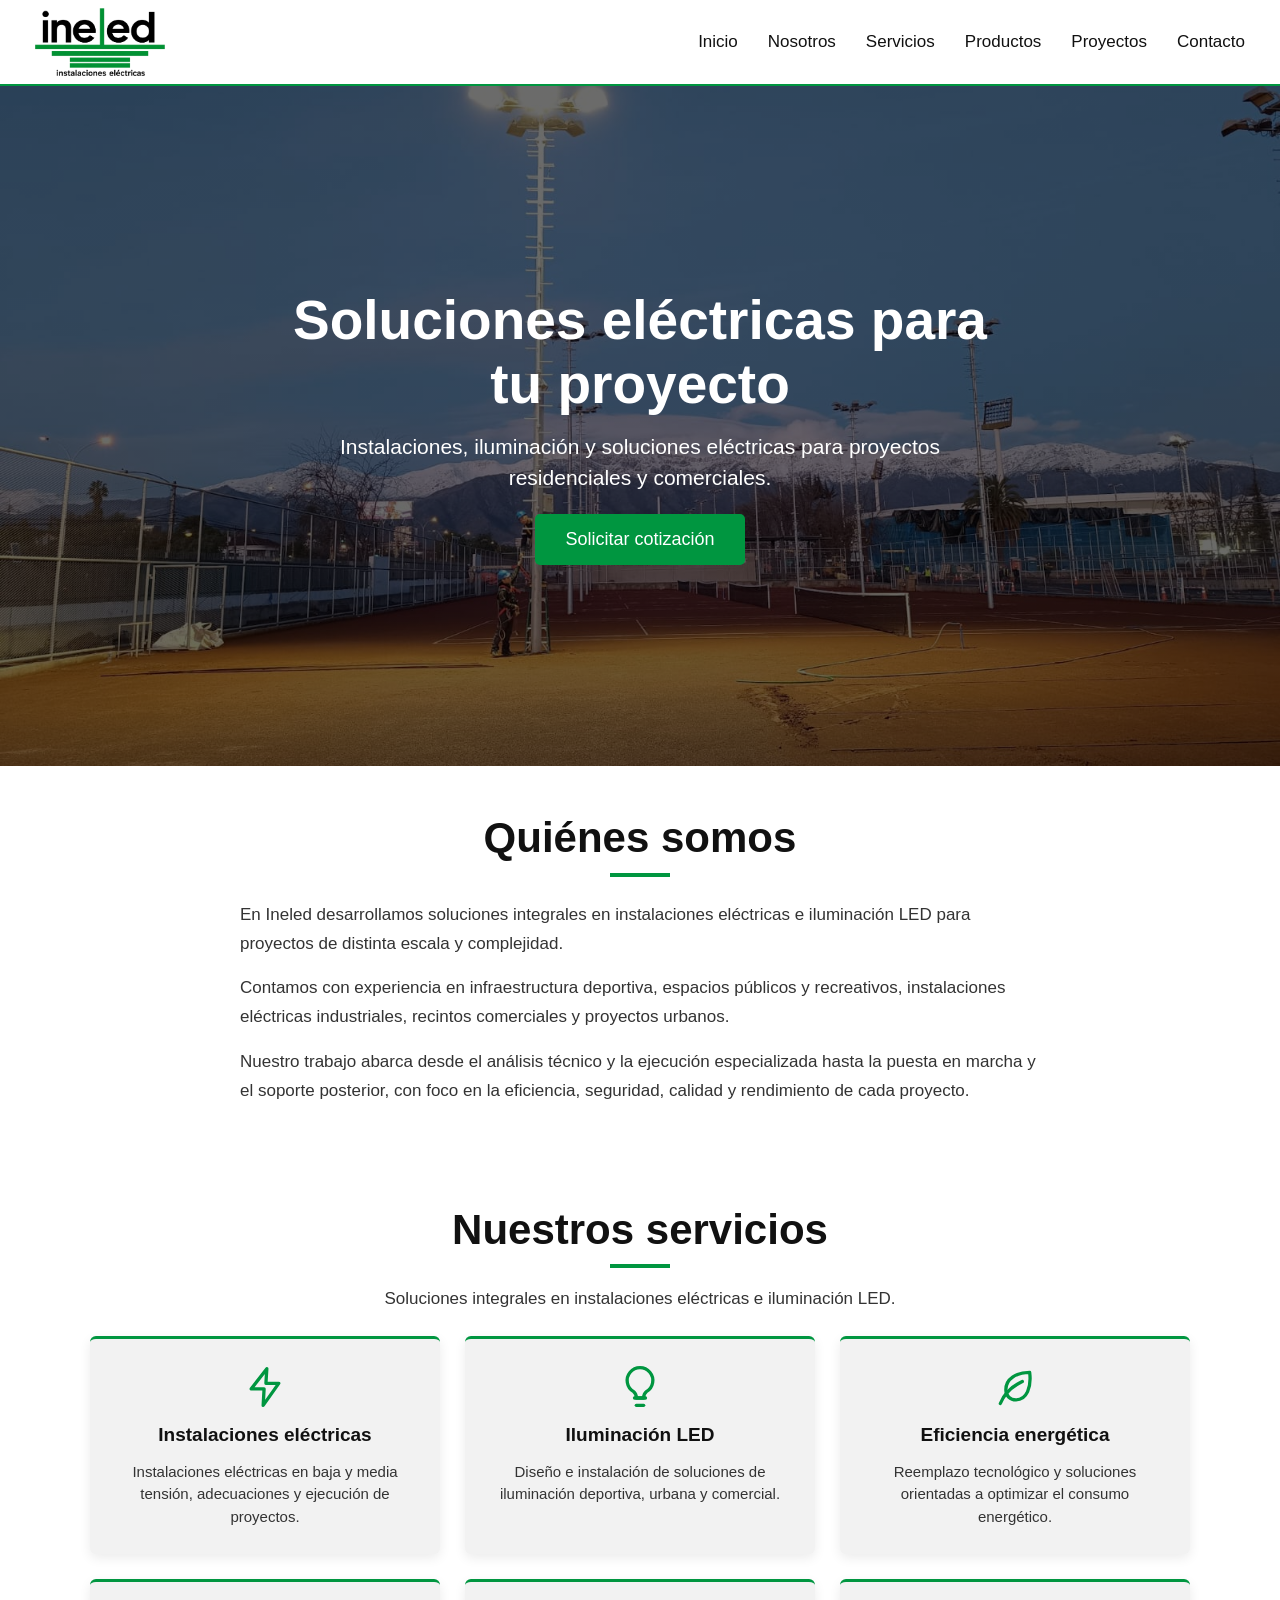
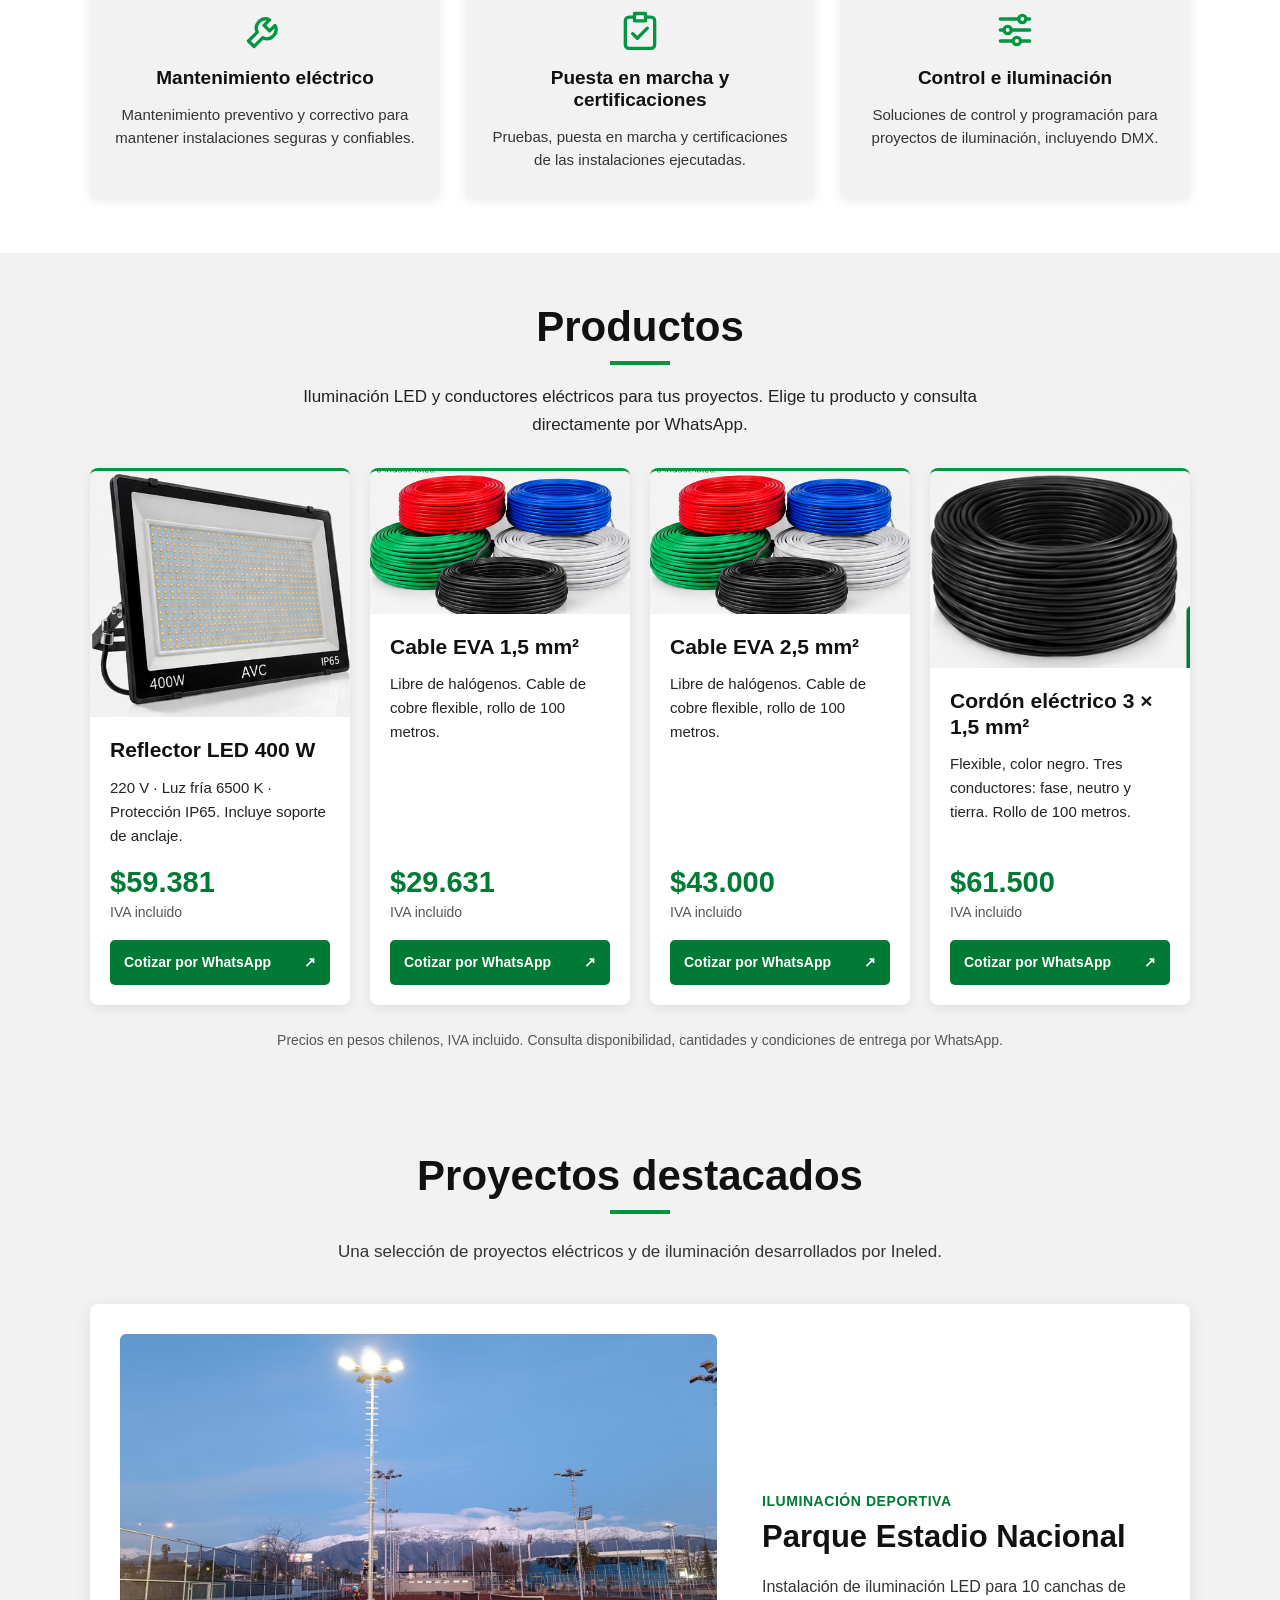
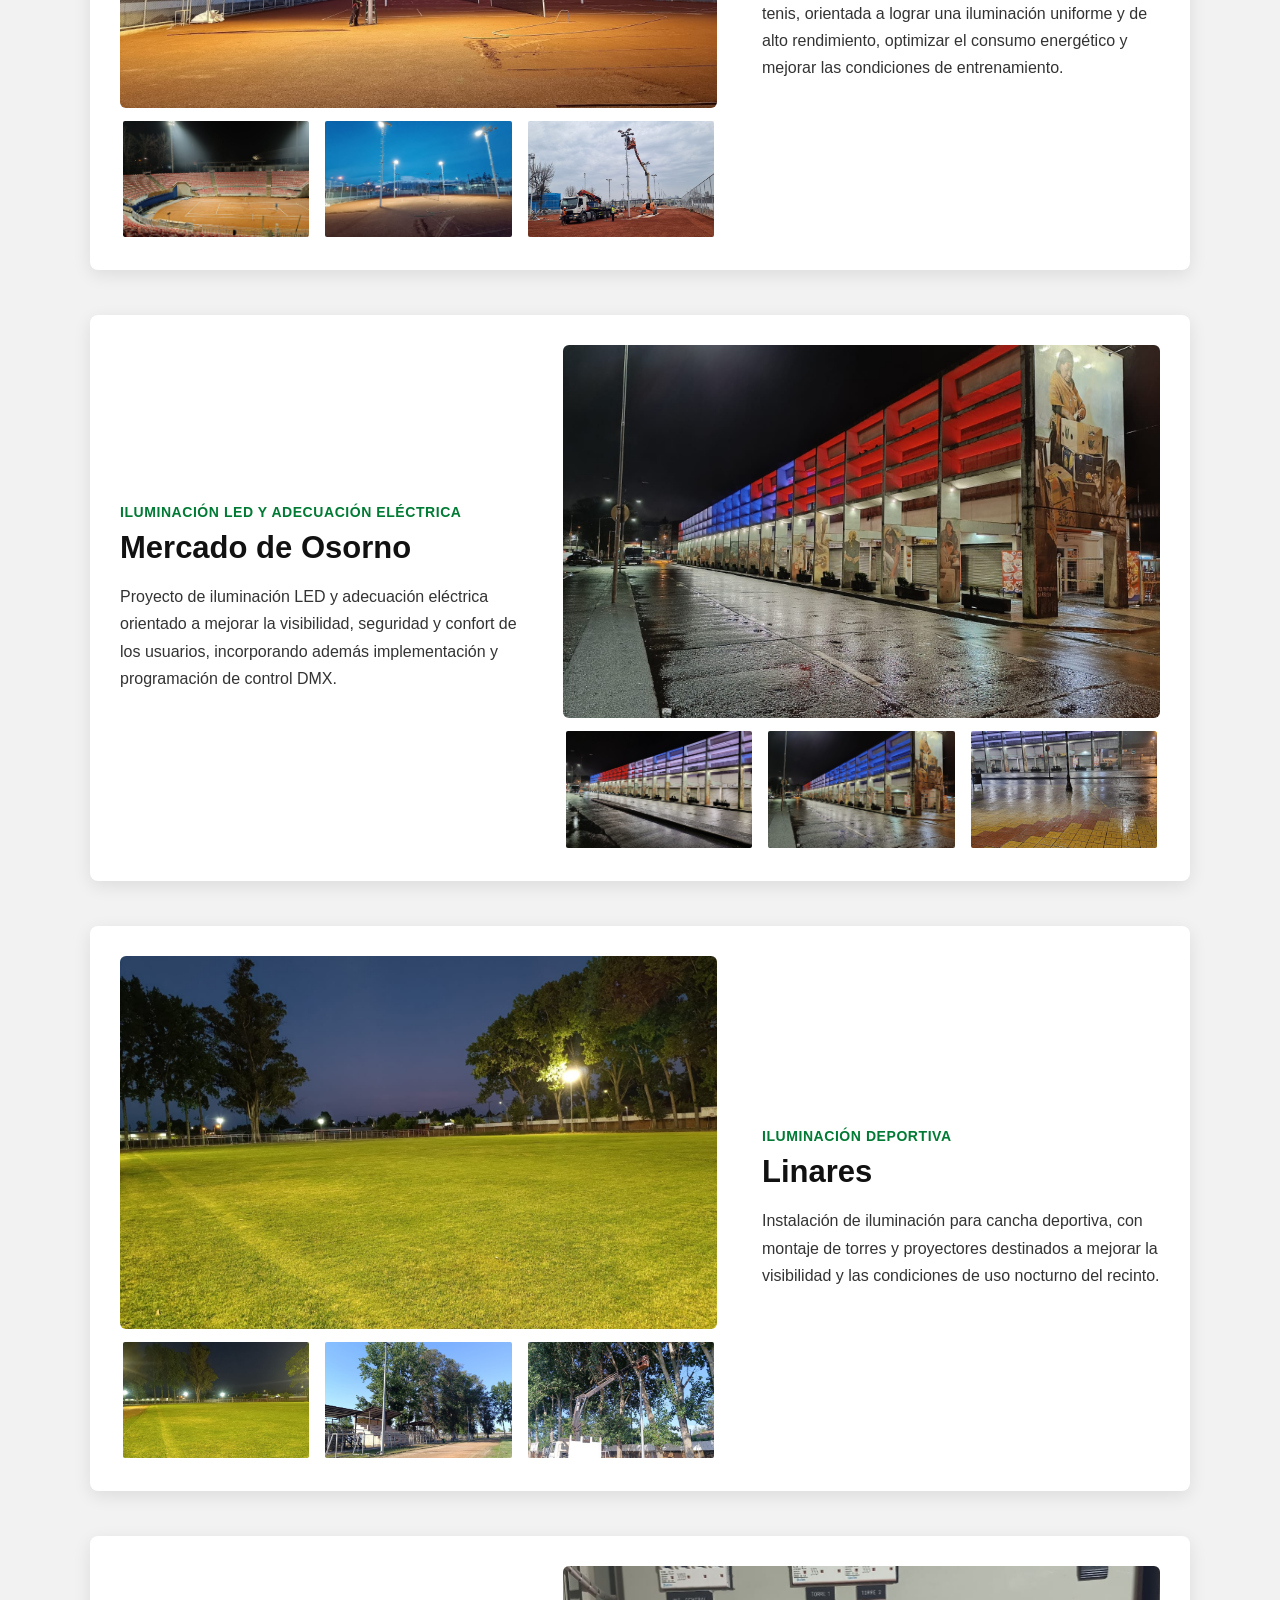
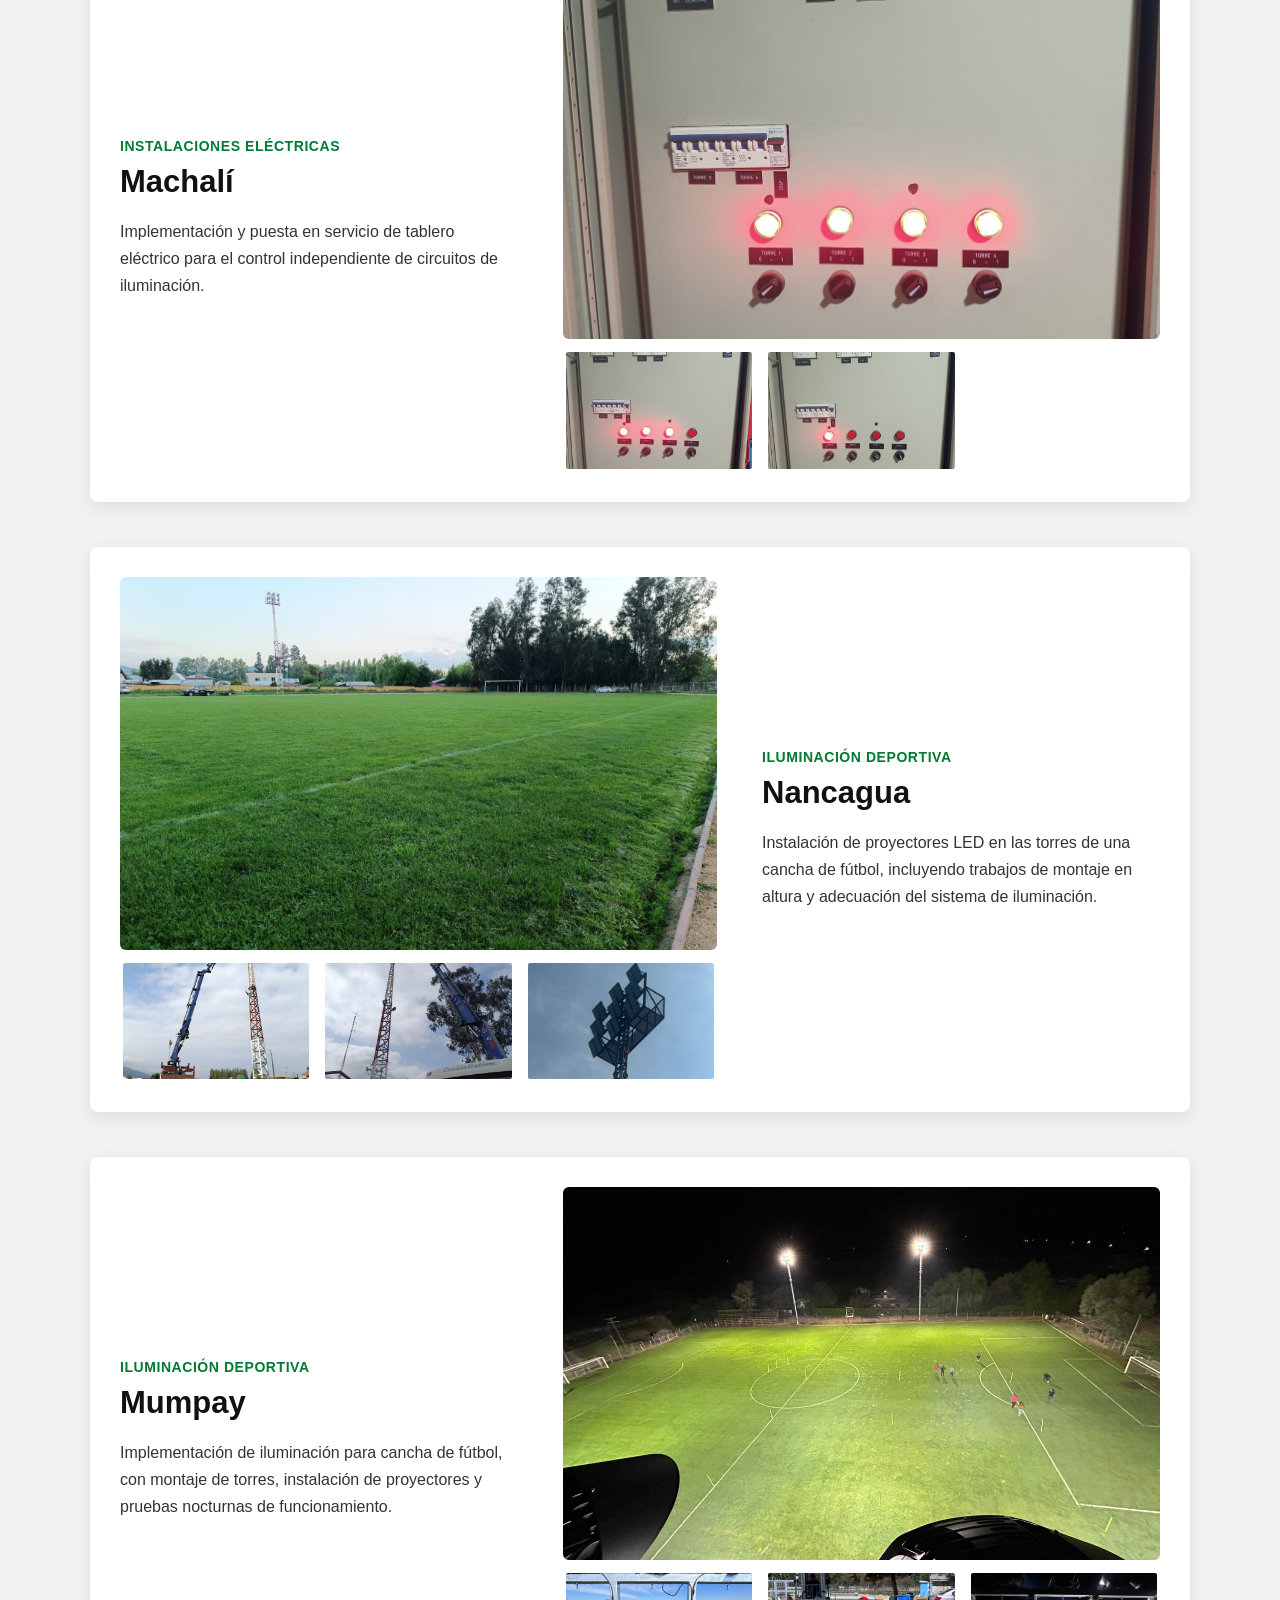
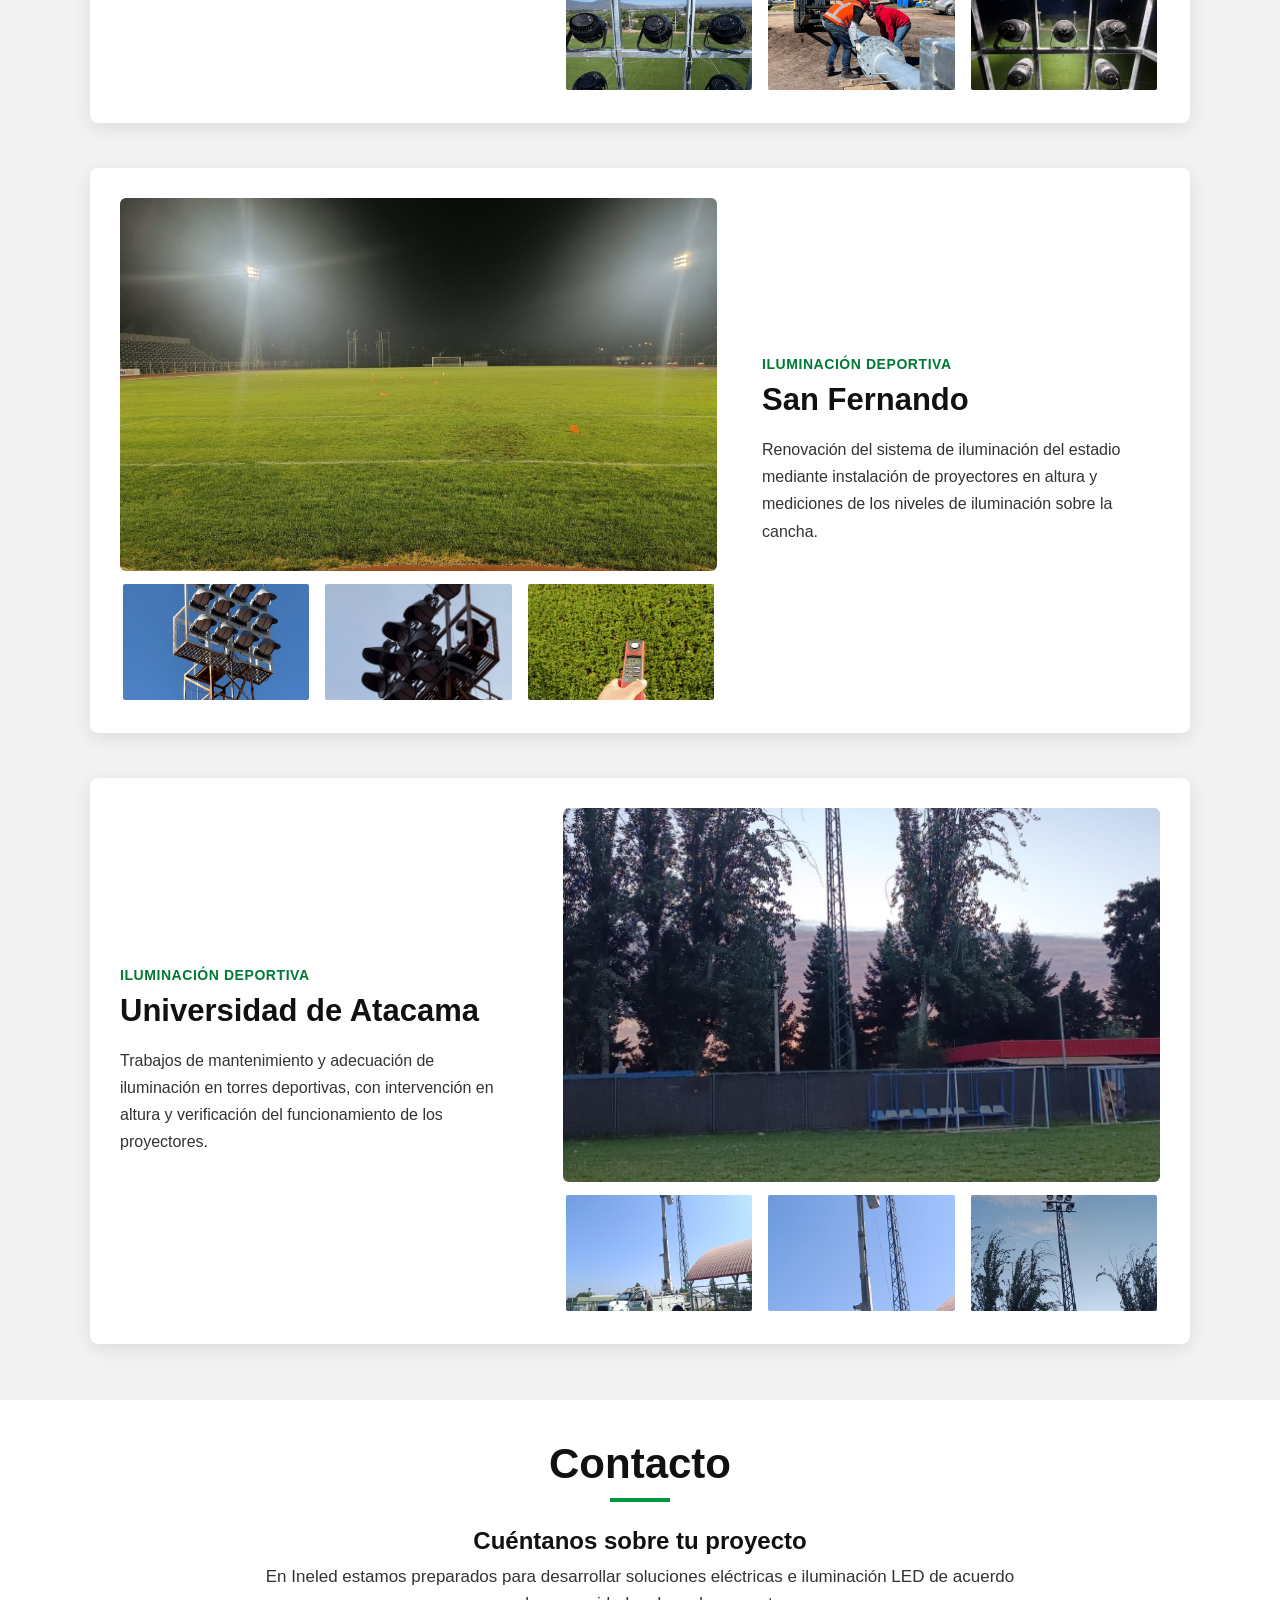
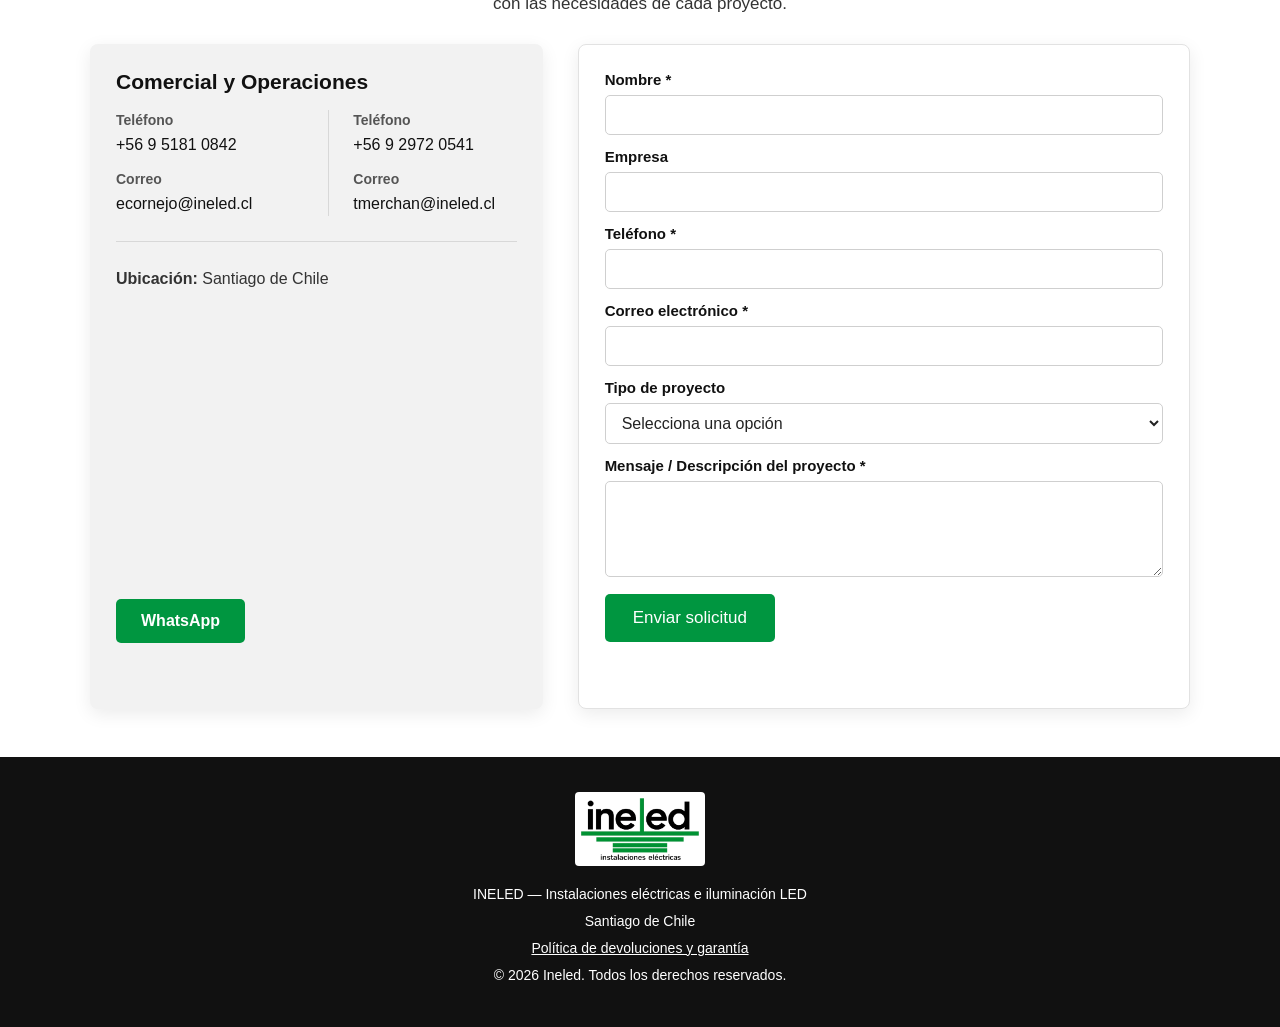
<file: index.html>
<!DOCTYPE html>
<html lang="es">

<head>
    <meta charset="UTF-8">
    <meta name="viewport" content="width=device-width, initial-scale=1.0">

    <title>Ineled | Soluciones eléctricas</title>

    <link rel="stylesheet" href="style.css">
    <script src="script.js" defer></script>
</head>

<body>

    <!-- ==============================
         HEADER
         ============================== -->

    <header>
        <nav>

            <div class="logo">
                <img src="imagenes/logo-ineled-transparente.png"
                     alt="Ineled - Instalaciones eléctricas">
            </div>

            <div class="menu">
                <a href="#inicio">Inicio</a>
                <a href="#nosotros">Nosotros</a>
                <a href="#servicios">Servicios</a>
                <a href="#productos">Productos</a>
                <a href="#proyectos">Proyectos</a>
                <a href="#contacto">Contacto</a>
            </div>

        </nav>
    </header>


    <!-- ==============================
         HERO
         ============================== -->

    <main>

        <section id="inicio" class="hero">

            <h1>
                Soluciones eléctricas
                para tu proyecto
            </h1>

            <p>
                Instalaciones, iluminación y soluciones eléctricas
                para proyectos residenciales y comerciales.
            </p>

            <a class="hero-cta" href="#contacto">
                Solicitar cotización
            </a>

        </section>

    </main>


    <!-- ==============================
         QUIÉNES SOMOS
         ============================== -->

    <section id="nosotros" class="nosotros">

        <div class="nosotros-contenido">

            <h2>Quiénes somos</h2>

            <div class="nosotros-texto">
                <p>
                    En Ineled desarrollamos soluciones integrales en instalaciones eléctricas e iluminación LED para proyectos de distinta escala y complejidad.
                </p>

                <p>
                    Contamos con experiencia en infraestructura deportiva, espacios públicos y recreativos, instalaciones eléctricas industriales, recintos comerciales y proyectos urbanos.
                </p>

                <p>
                    Nuestro trabajo abarca desde el análisis técnico y la ejecución especializada hasta la puesta en marcha y el soporte posterior, con foco en la eficiencia, seguridad, calidad y rendimiento de cada proyecto.
                </p>
            </div>

        </div>

    </section>


    <!-- ==============================
         SERVICIOS
         ============================== -->

    <section id="servicios" class="servicios">

        <h2>Nuestros servicios</h2>

        <p class="servicios-intro">
            Soluciones integrales en instalaciones eléctricas
            e iluminación LED.
        </p>


        <div class="tarjetas">

            <div class="tarjeta">

                <div class="icono" aria-hidden="true">
                    <svg viewBox="0 0 24 24" fill="none" stroke="currentColor" stroke-width="1.8" stroke-linecap="round" stroke-linejoin="round">
                        <path d="M13 2 4.5 13h7L11 22l8.5-12h-7L13 2Z"/>
                    </svg>
                </div>

                <h3>Instalaciones eléctricas</h3>

                <p>
                    Instalaciones eléctricas en baja y media tensión,
                    adecuaciones y ejecución de proyectos.
                </p>

            </div>


            <div class="tarjeta">

                <div class="icono" aria-hidden="true">
                    <svg viewBox="0 0 24 24" fill="none" stroke="currentColor" stroke-width="1.8" stroke-linecap="round" stroke-linejoin="round">
                        <path d="M9 18h6"/>
                        <path d="M10 22h4"/>
                        <path d="M8.5 14.5A7 7 0 1 1 15.5 14.5C14.5 15.2 14 16.1 14 18h-4c0-1.9-.5-2.8-1.5-3.5Z"/>
                    </svg>
                </div>

                <h3>Iluminación LED</h3>

                <p>
                    Diseño e instalación de soluciones de iluminación
                    deportiva, urbana y comercial.
                </p>

            </div>


            <div class="tarjeta">

                <div class="icono" aria-hidden="true">
                    <svg viewBox="0 0 24 24" fill="none" stroke="currentColor" stroke-width="1.8" stroke-linecap="round" stroke-linejoin="round">
                        <path d="M20 4c-7.5.2-13 3.5-13 9.5 0 3.5 2.5 5.5 5.5 5.5C18.5 19 21 12 20 4Z"/>
                        <path d="M4 21c2.2-5.5 6-9.2 12-12"/>
                    </svg>
                </div>

                <h3>Eficiencia energética</h3>

                <p>
                    Reemplazo tecnológico y soluciones orientadas
                    a optimizar el consumo energético.
                </p>

            </div>


            <div class="tarjeta">

                <div class="icono" aria-hidden="true">
                    <svg viewBox="0 0 24 24" fill="none" stroke="currentColor" stroke-width="1.8" stroke-linecap="round" stroke-linejoin="round">
                        <path d="M14.5 6.5a5 5 0 0 0-6.7 6.7L3 18l3 3 4.8-4.8a5 5 0 0 0 6.7-6.7l-3 3-3-3 3-3Z"/>
                    </svg>
                </div>

                <h3>Mantenimiento eléctrico</h3>

                <p>
                    Mantenimiento preventivo y correctivo para
                    mantener instalaciones seguras y confiables.
                </p>

            </div>


            <div class="tarjeta">

                <div class="icono" aria-hidden="true">
                    <svg viewBox="0 0 24 24" fill="none" stroke="currentColor" stroke-width="1.8" stroke-linecap="round" stroke-linejoin="round">
                        <path d="M9 5H6a2 2 0 0 0-2 2v13a2 2 0 0 0 2 2h12a2 2 0 0 0 2-2V7a2 2 0 0 0-2-2h-3"/>
                        <path d="M9 3h6v4H9z"/>
                        <path d="m8 14 2.5 2.5L16 11"/>
                    </svg>
                </div>

                <h3>Puesta en marcha y certificaciones</h3>

                <p>
                    Pruebas, puesta en marcha y certificaciones
                    de las instalaciones ejecutadas.
                </p>

            </div>


            <div class="tarjeta">

                <div class="icono" aria-hidden="true">
                    <svg viewBox="0 0 24 24" fill="none" stroke="currentColor" stroke-width="1.8" stroke-linecap="round" stroke-linejoin="round">
                        <path d="M4 6h10"/>
                        <path d="M18 6h2"/>
                        <circle cx="16" cy="6" r="2"/>
                        <path d="M4 12h2"/>
                        <path d="M10 12h10"/>
                        <circle cx="8" cy="12" r="2"/>
                        <path d="M4 18h7"/>
                        <path d="M15 18h5"/>
                        <circle cx="13" cy="18" r="2"/>
                    </svg>
                </div>

                <h3>Control e iluminación</h3>

                <p>
                    Soluciones de control y programación para
                    proyectos de iluminación, incluyendo DMX.
                </p>

            </div>

        </div>

    </section>


    <!-- ==============================
         PROYECTOS DESTACADOS
         ============================== -->

<section id="productos" class="productos" aria-labelledby="productos-titulo">
 <div class="productos-contenido"><h2 id="productos-titulo">Productos</h2>
 <p class="productos-intro">Iluminación LED y conductores eléctricos para tus proyectos. Elige tu producto y consulta directamente por WhatsApp.</p>
 <div class="productos-grid"><article class="producto-card">
 <div class="producto-foto producto-foto-reflector"><img src="imagenes/productos/catalogo-ineled.png" alt="Reflector LED 400 W" loading="lazy" width="1024" height="1536"></div>
 <div class="producto-info"><h3>Reflector LED 400 W</h3><p class="producto-descripcion">220 V · Luz fría 6500 K · Protección IP65. Incluye soporte de anclaje.</p>
 <p class="producto-precio">$59.381<span>IVA incluido</span></p>
 <a class="producto-whatsapp" href="https://wa.me/56951810842?text=Hola%2C%20me%20contacto%20desde%20la%20web%20de%20Ineled.%20Quisiera%20cotizar%20Reflector%20LED%20400%20W%2C%20publicado%20a%20%2459.381%20con%20IVA%20incluido.%20%C2%BFMe%20pueden%20confirmar%20disponibilidad%20y%20coordinar%20la%20compra%3F" target="_blank" rel="noopener noreferrer" aria-label="Cotizar Reflector LED 400 W por WhatsApp">Cotizar por WhatsApp <span aria-hidden="true">↗</span></a></div>
 </article><article class="producto-card">
 <div class="producto-foto producto-foto-cable"><img src="imagenes/productos/catalogo-ineled.png" alt="Cable EVA 1,5 mm²" loading="lazy" width="1024" height="1536"></div>
 <div class="producto-info"><h3>Cable EVA 1,5 mm²</h3><p class="producto-descripcion">Libre de halógenos. Cable de cobre flexible, rollo de 100 metros.</p>
 <p class="producto-precio">$29.631<span>IVA incluido</span></p>
 <a class="producto-whatsapp" href="https://wa.me/56951810842?text=Hola%2C%20me%20contacto%20desde%20la%20web%20de%20Ineled.%20Quisiera%20cotizar%20Cable%20EVA%201%2C5%20mm%C2%B2%20%E2%80%94%20rollo%20de%20100%20metros%2C%20publicado%20a%20%2429.631%20con%20IVA%20incluido.%20%C2%BFMe%20pueden%20confirmar%20disponibilidad%20y%20coordinar%20la%20compra%3F" target="_blank" rel="noopener noreferrer" aria-label="Cotizar Cable EVA 1,5 mm² por WhatsApp">Cotizar por WhatsApp <span aria-hidden="true">↗</span></a></div>
 </article><article class="producto-card">
 <div class="producto-foto producto-foto-cable"><img src="imagenes/productos/catalogo-ineled.png" alt="Cable EVA 2,5 mm²" loading="lazy" width="1024" height="1536"></div>
 <div class="producto-info"><h3>Cable EVA 2,5 mm²</h3><p class="producto-descripcion">Libre de halógenos. Cable de cobre flexible, rollo de 100 metros.</p>
 <p class="producto-precio">$43.000<span>IVA incluido</span></p>
 <a class="producto-whatsapp" href="https://wa.me/56951810842?text=Hola%2C%20me%20contacto%20desde%20la%20web%20de%20Ineled.%20Quisiera%20cotizar%20Cable%20EVA%202%2C5%20mm%C2%B2%20%E2%80%94%20rollo%20de%20100%20metros%2C%20publicado%20a%20%2443.000%20con%20IVA%20incluido.%20%C2%BFMe%20pueden%20confirmar%20disponibilidad%20y%20coordinar%20la%20compra%3F" target="_blank" rel="noopener noreferrer" aria-label="Cotizar Cable EVA 2,5 mm² por WhatsApp">Cotizar por WhatsApp <span aria-hidden="true">↗</span></a></div>
 </article><article class="producto-card">
 <div class="producto-foto producto-foto-cordon"><img src="imagenes/productos/catalogo-ineled.png" alt="Cordón eléctrico 3 × 1,5 mm²" loading="lazy" width="1024" height="1536"></div>
 <div class="producto-info"><h3>Cordón eléctrico 3 × 1,5 mm²</h3><p class="producto-descripcion">Flexible, color negro. Tres conductores: fase, neutro y tierra. Rollo de 100 metros.</p>
 <p class="producto-precio">$61.500<span>IVA incluido</span></p>
 <a class="producto-whatsapp" href="https://wa.me/56951810842?text=Hola%2C%20me%20contacto%20desde%20la%20web%20de%20Ineled.%20Quisiera%20cotizar%20Cord%C3%B3n%20el%C3%A9ctrico%203%20%C3%97%201%2C5%20mm%C2%B2%20%E2%80%94%20rollo%20de%20100%20metros%2C%20publicado%20a%20%2461.500%20con%20IVA%20incluido.%20%C2%BFMe%20pueden%20confirmar%20disponibilidad%20y%20coordinar%20la%20compra%3F" target="_blank" rel="noopener noreferrer" aria-label="Cotizar Cordón eléctrico 3 × 1,5 mm² por WhatsApp">Cotizar por WhatsApp <span aria-hidden="true">↗</span></a></div>
 </article></div>
 <p class="productos-nota">Precios en pesos chilenos, IVA incluido. Consulta disponibilidad, cantidades y condiciones de entrega por WhatsApp.</p>
 </div></section>

    <section id="proyectos" class="proyectos">

        <div class="proyectos-contenido">

            <h2>Proyectos destacados</h2>

            <p class="proyectos-intro">
                Una selección de proyectos eléctricos y de iluminación desarrollados por Ineled.
            </p>

            <div class="proyectos-lista">

                <article class="proyecto">

                    <div class="proyecto-galeria">
                        <img class="proyecto-imagen-principal"
                             src="imagenes/Proyectos/Estadio Nacional 15_ok.jpeg"
                             alt="Iluminación de las canchas de tenis del Parque Estadio Nacional">

                        <div class="proyecto-miniaturas" aria-label="Fotografías del Parque Estadio Nacional">
                            <button class="proyecto-miniatura" type="button"
                                    data-src="imagenes/Proyectos/Estadio Nacional 6.jpeg"
                                    data-alt="Vista nocturna de las canchas de tenis del Parque Estadio Nacional"
                                    aria-label="Mostrar vista nocturna de las canchas"
                                    aria-pressed="false">
                                <img src="imagenes/Proyectos/Estadio Nacional 6.jpeg" alt="">
                            </button>

                            <button class="proyecto-miniatura" type="button"
                                    data-src="imagenes/Proyectos/Estadio Nacional 14.jpeg"
                                    data-alt="Iluminación de las canchas del Parque Estadio Nacional al anochecer"
                                    aria-label="Mostrar las canchas al anochecer"
                                    aria-pressed="false">
                                <img src="imagenes/Proyectos/Estadio Nacional 14.jpeg" alt="">
                            </button>

                            <button class="proyecto-miniatura" type="button"
                                    data-src="imagenes/Proyectos/Estadio Nacional 22.jpeg"
                                    data-alt="Trabajos de instalación en el Parque Estadio Nacional"
                                    aria-label="Mostrar trabajos de instalación"
                                    aria-pressed="false">
                                <img src="imagenes/Proyectos/Estadio Nacional 22.jpeg" alt="">
                            </button>
                        </div>
                    </div>

                    <div class="proyecto-informacion">
                        <p class="proyecto-categoria">Iluminación deportiva</p>
                        <h3>Parque Estadio Nacional</h3>
                        <p>
                            Instalación de iluminación LED para 10 canchas de tenis, orientada a lograr una iluminación uniforme y de alto rendimiento, optimizar el consumo energético y mejorar las condiciones de entrenamiento.
                        </p>
                    </div>

                </article>

                <article class="proyecto proyecto-invertido">

                    <div class="proyecto-galeria">
                        <img class="proyecto-imagen-principal"
                             src="imagenes/Proyectos/Mercado Osorno 2.jpeg"
                             alt="Fachada iluminada del Mercado de Osorno">

                        <div class="proyecto-miniaturas" aria-label="Fotografías del Mercado de Osorno">
                            <button class="proyecto-miniatura" type="button"
                                    data-src="imagenes/Proyectos/Mercado Osorno 5.jpeg"
                                    data-alt="Vista lateral de la fachada iluminada del Mercado de Osorno"
                                    aria-label="Mostrar vista lateral de la fachada"
                                    aria-pressed="false">
                                <img src="imagenes/Proyectos/Mercado Osorno 5.jpeg" alt="">
                            </button>

                            <button class="proyecto-miniatura" type="button"
                                    data-src="imagenes/Proyectos/Mercado Osorno 3.jpeg"
                                    data-alt="Iluminación azul y roja de la fachada del Mercado de Osorno"
                                    aria-label="Mostrar iluminación de la fachada"
                                    aria-pressed="false">
                                <img src="imagenes/Proyectos/Mercado Osorno 3.jpeg" alt="">
                            </button>

                            <button class="proyecto-miniatura" type="button"
                                    data-src="imagenes/Proyectos/Mercado Osorno 1.jpeg"
                                    data-alt="Vista exterior nocturna del Mercado de Osorno"
                                    aria-label="Mostrar vista exterior nocturna"
                                    aria-pressed="false">
                                <img src="imagenes/Proyectos/Mercado Osorno 1.jpeg" alt="">
                            </button>
                        </div>
                    </div>

                    <div class="proyecto-informacion">
                        <p class="proyecto-categoria">Iluminación LED y adecuación eléctrica</p>
                        <h3>Mercado de Osorno</h3>
                        <p>
                            Proyecto de iluminación LED y adecuación eléctrica orientado a mejorar la visibilidad, seguridad y confort de los usuarios, incorporando además implementación y programación de control DMX.
                        </p>
                    </div>

                </article>

                <article class="proyecto">

                    <div class="proyecto-galeria">
                        <img class="proyecto-imagen-principal"
                             src="imagenes/Proyectos/Linares 7.jpeg"
                             alt="Cancha de fútbol iluminada en Linares al anochecer">

                        <div class="proyecto-miniaturas" aria-label="Fotografías del proyecto de Linares">
                            <button class="proyecto-miniatura" type="button"
                                    data-src="imagenes/Proyectos/Linares 6.jpeg"
                                    data-alt="Vista nocturna de la iluminación de la cancha en Linares"
                                    aria-label="Mostrar vista nocturna de la cancha"
                                    aria-pressed="false">
                                <img src="imagenes/Proyectos/Linares 6.jpeg" alt="">
                            </button>

                            <button class="proyecto-miniatura" type="button"
                                    data-src="imagenes/Proyectos/Linares 13.jpeg"
                                    data-alt="Torre con proyectores LED instalada junto a la cancha de Linares"
                                    aria-label="Mostrar torre de iluminación instalada"
                                    aria-pressed="false">
                                <img src="imagenes/Proyectos/Linares 13.jpeg" alt="">
                            </button>

                            <button class="proyecto-miniatura" type="button"
                                    data-src="imagenes/Proyectos/Linares 14.jpeg"
                                    data-alt="Trabajos de instalación de iluminación en Linares"
                                    aria-label="Mostrar trabajos de instalación"
                                    aria-pressed="false">
                                <img src="imagenes/Proyectos/Linares 14.jpeg" alt="">
                            </button>
                        </div>
                    </div>

                    <div class="proyecto-informacion">
                        <p class="proyecto-categoria">Iluminación deportiva</p>
                        <h3>Linares</h3>
                        <p>
                            Instalación de iluminación para cancha deportiva, con montaje de torres y proyectores destinados a mejorar la visibilidad y las condiciones de uso nocturno del recinto.
                        </p>
                    </div>

                </article>

                <article class="proyecto proyecto-invertido">

                    <div class="proyecto-galeria">
                        <img class="proyecto-imagen-principal"
                             src="imagenes/Proyectos/Machali 1.jpeg"
                             alt="Tablero eléctrico de control del proyecto de Machalí">

                        <div class="proyecto-miniaturas" aria-label="Fotografías del proyecto de Machalí">
                            <button class="proyecto-miniatura" type="button"
                                    data-src="imagenes/Proyectos/Machali 2.jpeg"
                                    data-alt="Tablero eléctrico con circuitos de iluminación en funcionamiento"
                                    aria-label="Mostrar tablero con circuitos en funcionamiento"
                                    aria-pressed="false">
                                <img src="imagenes/Proyectos/Machali 2.jpeg" alt="">
                            </button>

                            <button class="proyecto-miniatura" type="button"
                                    data-src="imagenes/Proyectos/Machali 3.jpeg"
                                    data-alt="Prueba de los circuitos del tablero eléctrico de Machalí"
                                    aria-label="Mostrar prueba de circuitos eléctricos"
                                    aria-pressed="false">
                                <img src="imagenes/Proyectos/Machali 3.jpeg" alt="">
                            </button>
                        </div>
                    </div>

                    <div class="proyecto-informacion">
                        <p class="proyecto-categoria">Instalaciones eléctricas</p>
                        <h3>Machalí</h3>
                        <p>
                            Implementación y puesta en servicio de tablero eléctrico para el control independiente de circuitos de iluminación.
                        </p>
                    </div>

                </article>

                <article class="proyecto">

                    <div class="proyecto-galeria">
                        <img class="proyecto-imagen-principal"
                             src="imagenes/Proyectos/Nancagua 4.jpeg"
                             alt="Cancha de fútbol y torre de iluminación en Nancagua">

                        <div class="proyecto-miniaturas" aria-label="Fotografías del proyecto de Nancagua">
                            <button class="proyecto-miniatura" type="button"
                                    data-src="imagenes/Proyectos/Nancagua 5.jpeg"
                                    data-alt="Montaje de proyectores LED en una torre de la cancha de Nancagua"
                                    aria-label="Mostrar montaje de proyectores LED"
                                    aria-pressed="false">
                                <img src="imagenes/Proyectos/Nancagua 5.jpeg" alt="">
                            </button>

                            <button class="proyecto-miniatura" type="button"
                                    data-src="imagenes/Proyectos/Nancagua 6.jpeg"
                                    data-alt="Trabajos en altura para instalar la iluminación de Nancagua"
                                    aria-label="Mostrar trabajos de instalación en altura"
                                    aria-pressed="false">
                                <img src="imagenes/Proyectos/Nancagua 6.jpeg" alt="">
                            </button>

                            <button class="proyecto-miniatura" type="button"
                                    data-src="imagenes/Proyectos/Nancagua 3.jpeg"
                                    data-alt="Torre equipada con proyectores LED en Nancagua"
                                    aria-label="Mostrar torre equipada con proyectores"
                                    aria-pressed="false">
                                <img src="imagenes/Proyectos/Nancagua 3.jpeg" alt="">
                            </button>
                        </div>
                    </div>

                    <div class="proyecto-informacion">
                        <p class="proyecto-categoria">Iluminación deportiva</p>
                        <h3>Nancagua</h3>
                        <p>
                            Instalación de proyectores LED en las torres de una cancha de fútbol, incluyendo trabajos de montaje en altura y adecuación del sistema de iluminación.
                        </p>
                    </div>

                </article>

                <article class="proyecto proyecto-invertido">

                    <div class="proyecto-galeria">
                        <img class="proyecto-imagen-principal"
                             src="imagenes/Proyectos/Mumpay 4.jpeg"
                             alt="Vista nocturna de la cancha iluminada en Mumpay">

                        <div class="proyecto-miniaturas" aria-label="Fotografías del proyecto de Mumpay">
                            <button class="proyecto-miniatura" type="button"
                                    data-src="imagenes/Proyectos/Mumpay 5.jpeg"
                                    data-alt="Proyectores instalados en una torre de la cancha de Mumpay"
                                    aria-label="Mostrar proyectores instalados en la torre"
                                    aria-pressed="false">
                                <img src="imagenes/Proyectos/Mumpay 5.jpeg" alt="">
                            </button>

                            <button class="proyecto-miniatura" type="button"
                                    data-src="imagenes/Proyectos/Mumpay 8.jpeg"
                                    data-alt="Montaje de una torre de iluminación en Mumpay"
                                    aria-label="Mostrar montaje de torre de iluminación"
                                    aria-pressed="false">
                                <img src="imagenes/Proyectos/Mumpay 8.jpeg" alt="">
                            </button>

                            <button class="proyecto-miniatura" type="button"
                                    data-src="imagenes/Proyectos/Mumpay 1.jpeg"
                                    data-alt="Vista desde la torre de los proyectores y la cancha iluminada"
                                    aria-label="Mostrar proyectores y cancha iluminada"
                                    aria-pressed="false">
                                <img src="imagenes/Proyectos/Mumpay 1.jpeg" alt="">
                            </button>
                        </div>
                    </div>

                    <div class="proyecto-informacion">
                        <p class="proyecto-categoria">Iluminación deportiva</p>
                        <h3>Mumpay</h3>
                        <p>
                            Implementación de iluminación para cancha de fútbol, con montaje de torres, instalación de proyectores y pruebas nocturnas de funcionamiento.
                        </p>
                    </div>

                </article>

                <article class="proyecto">

                    <div class="proyecto-galeria">
                        <img class="proyecto-imagen-principal"
                             src="imagenes/Proyectos/San Fernando 1.jpeg"
                             alt="Cancha del estadio de San Fernando iluminada durante la noche">

                        <div class="proyecto-miniaturas" aria-label="Fotografías del proyecto de San Fernando">
                            <button class="proyecto-miniatura" type="button"
                                    data-src="imagenes/Proyectos/San Fernando 11.jpeg"
                                    data-alt="Torre del estadio de San Fernando equipada con proyectores"
                                    aria-label="Mostrar torre equipada con proyectores"
                                    aria-pressed="false">
                                <img src="imagenes/Proyectos/San Fernando 11.jpeg" alt="">
                            </button>

                            <button class="proyecto-miniatura" type="button"
                                    data-src="imagenes/Proyectos/San Fernando 8.jpeg"
                                    data-alt="Trabajos de instalación de proyectores en una torre del estadio"
                                    aria-label="Mostrar instalación de proyectores"
                                    aria-pressed="false">
                                <img src="imagenes/Proyectos/San Fernando 8.jpeg" alt="">
                            </button>

                            <button class="proyecto-miniatura" type="button"
                                    data-src="imagenes/Proyectos/San Fernando 3.jpeg"
                                    data-alt="Medición de iluminación sobre la cancha de San Fernando"
                                    aria-label="Mostrar medición de iluminación"
                                    aria-pressed="false">
                                <img src="imagenes/Proyectos/San Fernando 3.jpeg" alt="">
                            </button>
                        </div>
                    </div>

                    <div class="proyecto-informacion">
                        <p class="proyecto-categoria">Iluminación deportiva</p>
                        <h3>San Fernando</h3>
                        <p>
                            Renovación del sistema de iluminación del estadio mediante instalación de proyectores en altura y mediciones de los niveles de iluminación sobre la cancha.
                        </p>
                    </div>

                </article>

                <article class="proyecto proyecto-invertido">

                    <div class="proyecto-galeria">
                        <img class="proyecto-imagen-principal"
                             src="imagenes/Proyectos/Universidad Atacama 1.jpeg"
                             alt="Torre de iluminación encendida en la Universidad de Atacama">

                        <div class="proyecto-miniaturas" aria-label="Fotografías del proyecto de la Universidad de Atacama">
                            <button class="proyecto-miniatura" type="button"
                                    data-src="imagenes/Proyectos/Universidad Atacama 5.jpeg"
                                    data-alt="Camión elevador durante los trabajos de iluminación en la Universidad de Atacama"
                                    aria-label="Mostrar trabajos con camión elevador"
                                    aria-pressed="false">
                                <img src="imagenes/Proyectos/Universidad Atacama 5.jpeg" alt="">
                            </button>

                            <button class="proyecto-miniatura" type="button"
                                    data-src="imagenes/Proyectos/Universidad Atacama 4.jpeg"
                                    data-alt="Técnico trabajando en la torre de iluminación de la Universidad de Atacama"
                                    aria-label="Mostrar técnico trabajando en la torre"
                                    aria-pressed="false">
                                <img src="imagenes/Proyectos/Universidad Atacama 4.jpeg" alt="">
                            </button>

                            <button class="proyecto-miniatura" type="button"
                                    data-src="imagenes/Proyectos/Universidad Atacama 2.jpeg"
                                    data-alt="Vista de la torre y sus proyectores en la Universidad de Atacama"
                                    aria-label="Mostrar torre y proyectores instalados"
                                    aria-pressed="false">
                                <img src="imagenes/Proyectos/Universidad Atacama 2.jpeg" alt="">
                            </button>
                        </div>
                    </div>

                    <div class="proyecto-informacion">
                        <p class="proyecto-categoria">Iluminación deportiva</p>
                        <h3>Universidad de Atacama</h3>
                        <p>
                            Trabajos de mantenimiento y adecuación de iluminación en torres deportivas, con intervención en altura y verificación del funcionamiento de los proyectores.
                        </p>
                    </div>

                </article>

            </div>

        </div>

    </section>


    <!-- ==============================
         CONTACTO
         ============================== -->

    <section id="contacto" class="contacto">

        <div class="contacto-contenido">

            <h2>Contacto</h2>

            <div class="contacto-intro">
                <h3>Cuéntanos sobre tu proyecto</h3>
                <p>
                    En Ineled estamos preparados para desarrollar soluciones eléctricas e iluminación LED de acuerdo con las necesidades de cada proyecto.
                </p>
            </div>

            <div class="contacto-columnas">

                <div class="contacto-informacion">

                    <div class="contacto-area">
                        <h3>Comercial y Operaciones</h3>

                        <div class="contacto-contactos">
                            <div class="contacto-dato">
                                <p>
                                    <span>Teléfono</span>
                                    <a href="tel:+56951810842">+56 9 5181 0842</a>
                                </p>
                                <p>
                                    <span>Correo</span>
                                    <a href="mailto:ecornejo@ineled.cl">ecornejo@ineled.cl</a>
                                </p>
                            </div>

                            <div class="contacto-dato">
                                <p>
                                    <span>Teléfono</span>
                                    <a href="tel:+56929720541">+56 9 2972 0541</a>
                                </p>
                                <p>
                                    <span>Correo</span>
                                    <a href="mailto:tmerchan@ineled.cl">tmerchan@ineled.cl</a>
                                </p>
                            </div>
                        </div>
                    </div>

                    <div class="contacto-ubicacion">
                        <strong>Ubicación:</strong> Santiago de Chile
                    </div>

                    <a class="boton-whatsapp"
                       href="https://wa.me/56951810842?text=Hola%2C%20me%20contacto%20desde%20la%20p%C3%A1gina%20web%20de%20Ineled%20y%20quisiera%20solicitar%20informaci%C3%B3n%20sobre%20un%20proyecto."
                       target="_blank"
                       rel="noopener noreferrer">
                        WhatsApp
                    </a>

                </div>

                <div class="contacto-formulario">

                    <form id="formulario-cotizacion"
                          method="post"
                          data-destinatarios="ecornejo@ineled.cl,tmerchan@ineled.cl">

                        <div class="campo-formulario">
                            <label for="nombre">Nombre *</label>
                            <input type="text" id="nombre" name="nombre" required>
                        </div>

                        <div class="campo-formulario">
                            <label for="empresa">Empresa</label>
                            <input type="text" id="empresa" name="empresa">
                        </div>

                        <div class="campo-formulario">
                            <label for="telefono">Teléfono *</label>
                            <input type="tel" id="telefono" name="telefono" required>
                        </div>

                        <div class="campo-formulario">
                            <label for="correo">Correo electrónico *</label>
                            <input type="email" id="correo" name="correo" required>
                        </div>

                        <div class="campo-formulario">
                            <label for="tipo-proyecto">Tipo de proyecto</label>
                            <select id="tipo-proyecto" name="tipo_proyecto">
                                <option value="">Selecciona una opción</option>
                                <option value="Instalaciones eléctricas">Instalaciones eléctricas</option>
                                <option value="Iluminación LED">Iluminación LED</option>
                                <option value="Eficiencia energética">Eficiencia energética</option>
                                <option value="Mantenimiento eléctrico">Mantenimiento eléctrico</option>
                                <option value="Control e iluminación">Control e iluminación</option>
                                <option value="Otro">Otro</option>
                            </select>
                        </div>

                        <div class="campo-formulario">
                            <label for="mensaje">Mensaje / Descripción del proyecto *</label>
                            <textarea id="mensaje" name="mensaje" rows="4" required></textarea>
                        </div>

                        <button type="submit">Enviar solicitud</button>

                        <p id="formulario-estado" class="formulario-estado" role="status" aria-live="polite"></p>

                    </form>

                </div>

            </div>

        </div>

    </section>


    <!-- ==============================
         PIE DE PÁGINA
         ============================== -->

    <footer>
        <img src="imagenes/logo-ineled-transparente.png"
             alt="Ineled - Instalaciones eléctricas">
        <p>INELED — Instalaciones eléctricas e iluminación LED</p>
        <p>Santiago de Chile</p>
        <p><a href="devoluciones.html" style="color: inherit; text-decoration: underline;">Política de devoluciones y garantía</a></p>
        <p>© 2026 Ineled. Todos los derechos reservados.</p>
    </footer>


</body>

</html>
</file>
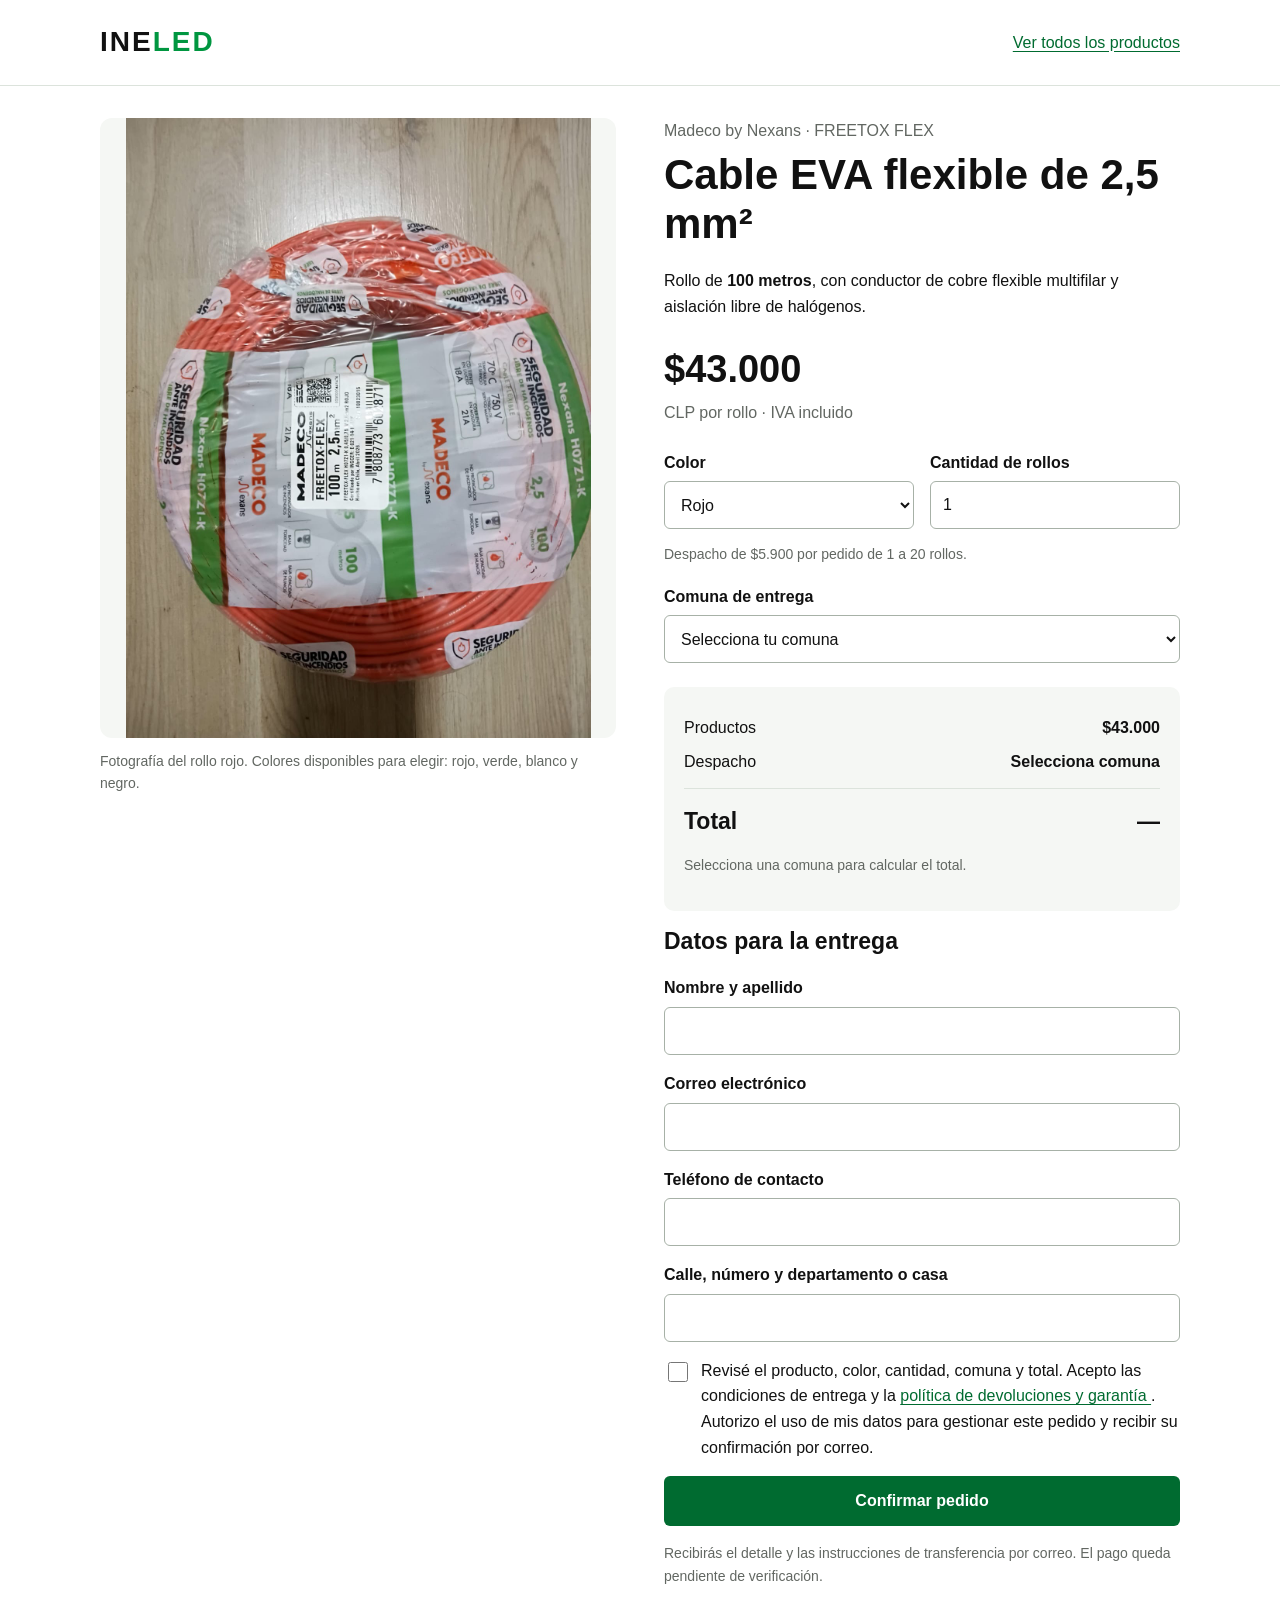
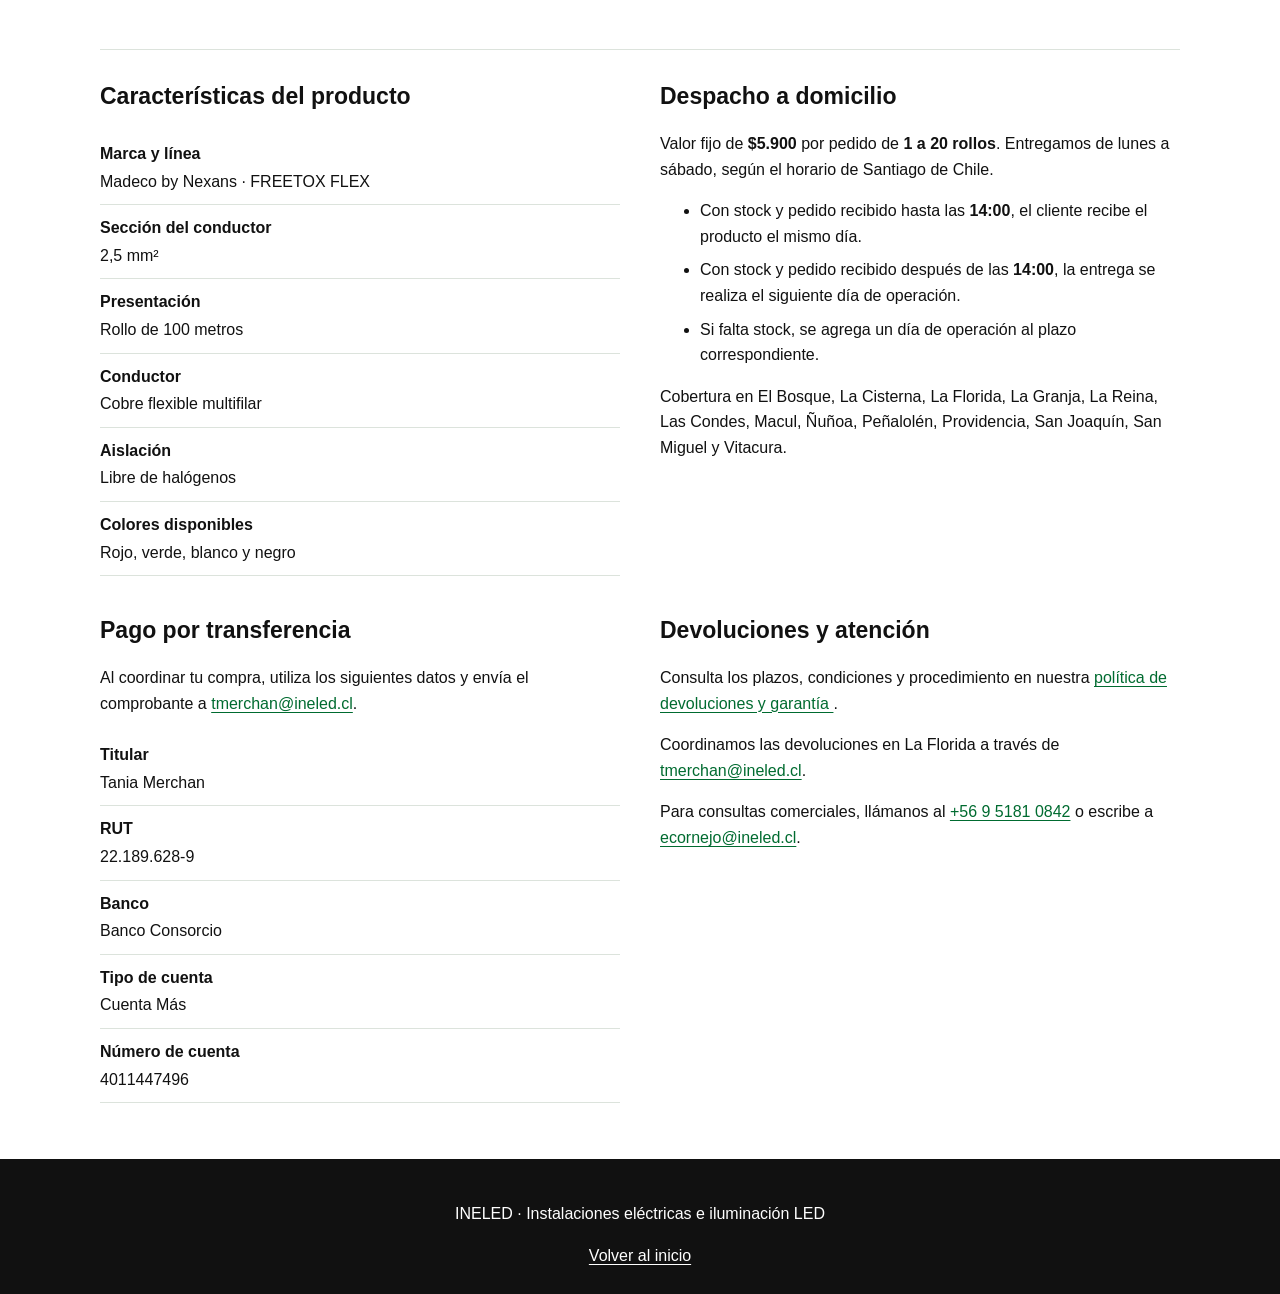
<file: cable-eva-2-5mm-100m.html>
<!doctype html>
<html lang="es-CL">
<head>
  <meta charset="utf-8">
  <meta name="viewport" content="width=device-width, initial-scale=1">

  <title>Cable EVA flexible 2,5 mm² · 100 m | INELED</title>

  <meta name="description"
    content="Cable Madeco by Nexans FREETOX FLEX de 2,5 mm², rollo de 100 metros. $43.000 IVA incluido. Despacho a 13 comunas de Santiago.">

  <link rel="canonical"
    href="https://ineled.cl/cable-eva-2-5mm-100m.html">

  <style>
    :root {
      --negro: #111111;
      --verde: #009640;
      --verde-oscuro: #006b30;
      --gris: #626762;
      --borde: #dce3dc;
      --fondo: #f5f7f4;
    }

    * {
      box-sizing: border-box;
    }

    body {
      margin: 0;
      font-family: Arial, sans-serif;
      color: var(--negro);
      background: #ffffff;
      line-height: 1.6;
    }

    a {
      color: var(--verde-oscuro);
      text-underline-offset: 3px;
    }

    header {
      border-bottom: 1px solid var(--borde);
    }

    .cabecera {
      max-width: 1120px;
      margin: auto;
      padding: 20px;
      display: flex;
      justify-content: space-between;
      align-items: center;
      gap: 20px;
    }

    .marca {
      color: var(--negro);
      font-size: 28px;
      font-weight: 800;
      letter-spacing: 2px;
      text-decoration: none;
    }

    .marca span {
      color: var(--verde);
    }

    main {
      max-width: 1120px;
      margin: auto;
      padding: 32px 20px 56px;
    }

    .producto {
      display: grid;
      grid-template-columns: 1fr 1fr;
      gap: 48px;
      align-items: start;
    }

    figure {
      margin: 0;
    }

    .foto {
      width: 100%;
      max-height: 620px;
      object-fit: contain;
      display: block;
      background: var(--fondo);
      border-radius: 12px;
    }

    figcaption {
      margin-top: 12px;
      color: var(--gris);
      font-size: 14px;
    }

    h1 {
      font-size: clamp(28px, 4vw, 42px);
      line-height: 1.15;
      margin: 8px 0 20px;
    }

    h2 {
      font-size: 23px;
      line-height: 1.3;
      margin-top: 0;
    }

    .fabricante {
      color: var(--gris);
      margin: 0;
    }

    .precio {
      margin: 20px 0 0;
      font-size: 38px;
      font-weight: 800;
    }

    .impuestos {
      margin: 0 0 24px;
      color: var(--gris);
    }

    .campos {
      display: grid;
      grid-template-columns: 1fr 1fr;
      gap: 16px;
    }

    label {
      display: block;
      font-weight: 600;
      margin-bottom: 6px;
    }

    input,
    select,
    button {
      font: inherit;
    }

    input,
    select {
      width: 100%;
      min-height: 48px;
      padding: 10px 12px;
      border: 1px solid #a7b1a7;
      border-radius: 6px;
      background: white;
      color: var(--negro);
    }

    input:focus,
    select:focus,
    button:focus-visible,
    a:focus-visible {
      outline: 3px solid #80c99f;
      outline-offset: 3px;
    }

    .campo-comuna {
      margin-top: 18px;
    }

    .resumen {
      background: var(--fondo);
      border-radius: 10px;
      padding: 20px;
      margin: 24px 0 16px;
    }

    .fila {
      display: flex;
      justify-content: space-between;
      gap: 16px;
      margin: 8px 0;
    }

    .total {
      border-top: 1px solid var(--borde);
      padding-top: 14px;
      margin-top: 14px;
      font-size: 23px;
      font-weight: 800;
    }

    .nota {
      color: var(--gris);
      font-size: 14px;
    }

    .error {
      color: #a12121;
    }

    button {
      width: 100%;
      min-height: 50px;
      border: 0;
      border-radius: 6px;
      padding: 12px 18px;
      font-weight: 700;
    }

    button:disabled {
      background: #e5e9e5;
      color: #535b53;
      cursor: not-allowed;
    }

    .informacion {
      display: grid;
      grid-template-columns: 1fr 1fr;
      gap: 40px;
      border-top: 1px solid var(--borde);
      padding-top: 32px;
      margin-top: 48px;
    }

    .informacion section {
      min-width: 0;
    }

    li + li {
      margin-top: 8px;
    }

    dl {
      margin: 0;
    }

    .dato {
      padding: 10px 0;
      border-bottom: 1px solid var(--borde);
    }

    dt {
      font-weight: 700;
    }

    dd {
      margin: 2px 0 0;
    }

    footer {
      background: var(--negro);
      color: white;
      padding: 26px 20px;
      text-align: center;
    }

    footer a {
      color: white;
    }

    [hidden] {
      display: none !important;
    }

    @media (max-width: 740px) {
      .producto,
      .informacion {
        grid-template-columns: 1fr;
        gap: 28px;
      }

      main {
        padding-top: 24px;
      }

      .foto {
        max-height: 460px;
      }

      .cabecera {
        flex-wrap: wrap;
      }
    }
  </style>
</head>

<body>
  <header>
    <div class="cabecera">
      <a class="marca" href="./" aria-label="INELED, inicio">
        INE<span>LED</span>
      </a>
      <a href="./#productos">Ver todos los productos</a>
    </div>
  </header>

  <main>
    <div class="producto">
      <figure>
        <img
          class="foto"
          src="cable-eva-2-5mm-rojo.jpeg"
          alt="Rollo rojo de cable Madeco by Nexans FREETOX FLEX de 2,5 mm² y 100 metros"
          width="1200"
          height="1600">
        <figcaption>
          Fotografía del rollo rojo. Colores disponibles para elegir:
          rojo, verde, blanco y negro.
        </figcaption>
      </figure>

      <section aria-labelledby="titulo-producto">
        <p class="fabricante">Madeco by Nexans · FREETOX FLEX</p>

        <h1 id="titulo-producto">
          Cable EVA flexible de 2,5 mm²
        </h1>

        <p>
          Rollo de <strong>100 metros</strong>, con conductor de cobre
          flexible multifilar y aislación libre de halógenos.
        </p>

        <p class="precio">$43.000</p>
        <p class="impuestos">CLP por rollo · IVA incluido</p>

        <div class="campos">
          <div>
            <label for="color">Color</label>
            <select id="color">
              <option value="Rojo">Rojo</option>
              <option value="Verde">Verde</option>
              <option value="Blanco">Blanco</option>
              <option value="Negro">Negro</option>
            </select>
          </div>

          <div>
            <label for="cantidad">Cantidad de rollos</label>
            <input
              id="cantidad"
              type="number"
              min="1"
              max="20"
              step="1"
              value="1"
              inputmode="numeric"
              aria-describedby="limite-cantidad">
          </div>
        </div>

        <p class="nota" id="limite-cantidad">
          Despacho de $5.900 por pedido de 1 a 20 rollos.
        </p>

        <div class="campo-comuna">
          <label for="comuna">Comuna de entrega</label>
          <select id="comuna" required>
            <option value="">Selecciona tu comuna</option>
            <option>El Bosque</option>
            <option>La Cisterna</option>
            <option>La Florida</option>
            <option>La Granja</option>
            <option>La Reina</option>
            <option>Las Condes</option>
            <option>Macul</option>
            <option>Ñuñoa</option>
            <option>Peñalolén</option>
            <option>Providencia</option>
            <option>San Joaquín</option>
            <option>San Miguel</option>
            <option>Vitacura</option>
          </select>
        </div>

        <div class="resumen" aria-live="polite" aria-atomic="true">
          <div class="fila">
            <span>Productos</span>
            <strong id="subtotal">$43.000</strong>
          </div>
          <div class="fila">
            <span>Despacho</span>
            <strong id="valor-despacho">Selecciona comuna</strong>
          </div>
          <div class="fila total">
            <span>Total</span>
            <span id="total">—</span>
          </div>
          <p class="nota" id="mensaje-calculo">
            Selecciona una comuna para calcular el total.
          </p>
        </div>

        <button type="button" disabled aria-describedby="estado-pedidos">
          Confirmar pedido — próximamente
        </button>

        <p class="nota" id="estado-pedidos">
          Estamos habilitando la compra desde esta página.
          Para comprar ahora,
          <a
            href="https://wa.me/56951810842?text=Hola%2C%20quiero%20comprar%20cable%20EVA%202%2C5%20mm%C2%B2%20en%20rollo%20de%20100%20metros."
            target="_blank"
            rel="noopener noreferrer">
            contáctanos por WhatsApp
          </a>.
        </p>

        <noscript>
          <p>
            Activa JavaScript para calcular el total.
            Cada rollo cuesta $43.000 y el despacho cuesta
            $5.900 por pedido de 1 a 20 rollos.
          </p>
        </noscript>
      </section>
    </div>

    <div class="informacion">
      <section aria-labelledby="caracteristicas">
        <h2 id="caracteristicas">Características del producto</h2>

        <dl>
          <div class="dato">
            <dt>Marca y línea</dt>
            <dd>Madeco by Nexans · FREETOX FLEX</dd>
          </div>
          <div class="dato">
            <dt>Sección del conductor</dt>
            <dd>2,5 mm²</dd>
          </div>
          <div class="dato">
            <dt>Presentación</dt>
            <dd>Rollo de 100 metros</dd>
          </div>
          <div class="dato">
            <dt>Conductor</dt>
            <dd>Cobre flexible multifilar</dd>
          </div>
          <div class="dato">
            <dt>Aislación</dt>
            <dd>Libre de halógenos</dd>
          </div>
          <div class="dato">
            <dt>Colores disponibles</dt>
            <dd>Rojo, verde, blanco y negro</dd>
          </div>
        </dl>
      </section>

      <section aria-labelledby="entrega">
        <h2 id="entrega">Despacho a domicilio</h2>

        <p>
          Valor fijo de <strong>$5.900</strong> por pedido de
          <strong>1 a 20 rollos</strong>. Entregamos de lunes a sábado,
          según el horario de Santiago de Chile.
        </p>

        <ul>
          <li>
            Con stock y pedido recibido hasta las
            <strong>14:00</strong>, el cliente recibe el producto
            el mismo día.
          </li>
          <li>
            Con stock y pedido recibido después de las
            <strong>14:00</strong>, la entrega se realiza el siguiente
            día de operación.
          </li>
          <li>
            Si falta stock, se agrega un día de operación al plazo
            correspondiente.
          </li>
        </ul>

        <p>
          Cobertura en El Bosque, La Cisterna, La Florida, La Granja,
          La Reina, Las Condes, Macul, Ñuñoa, Peñalolén, Providencia,
          San Joaquín, San Miguel y Vitacura.
        </p>
      </section>

      <section aria-labelledby="pago">
        <h2 id="pago">Pago por transferencia</h2>

        <p>
          Al coordinar tu compra, utiliza los siguientes datos y envía
          el comprobante a
          <a href="mailto:tmerchan@ineled.cl">tmerchan@ineled.cl</a>.
        </p>

        <dl>
          <div class="dato">
            <dt>Titular</dt>
            <dd>Tania Merchan</dd>
          </div>
          <div class="dato">
            <dt>RUT</dt>
            <dd>22.189.628-9</dd>
          </div>
          <div class="dato">
            <dt>Banco</dt>
            <dd>Banco Consorcio</dd>
          </div>
          <div class="dato">
            <dt>Tipo de cuenta</dt>
            <dd>Cuenta Más</dd>
          </div>
          <div class="dato">
            <dt>Número de cuenta</dt>
            <dd>4011447496</dd>
          </div>
        </dl>
      </section>

      <section aria-labelledby="devoluciones">
        <h2 id="devoluciones">Devoluciones y atención</h2>

        <p>
          Consulta los plazos, condiciones y procedimiento en nuestra
          <a href="https://www.ineled.cl/devoluciones.html">
            política de devoluciones y garantía
          </a>.
        </p>

        <p>
          Coordinamos las devoluciones en La Florida a través de
          <a href="mailto:tmerchan@ineled.cl">tmerchan@ineled.cl</a>.
        </p>

        <p>
          Para consultas comerciales, llámanos al
          <a href="tel:+56951810842">+56 9 5181 0842</a>
          o escribe a
          <a href="mailto:ecornejo@ineled.cl">ecornejo@ineled.cl</a>.
        </p>
      </section>
    </div>
  </main>

  <footer>
    <p>INELED · Instalaciones eléctricas e iluminación LED</p>
    <a href="./">Volver al inicio</a>
  </footer>

  <script>
    const precioRollo = 43000;
    const costoDespacho = 5900;

    const cantidad = document.getElementById("cantidad");
    const comuna = document.getElementById("comuna");
    const subtotal = document.getElementById("subtotal");
    const despacho = document.getElementById("valor-despacho");
    const total = document.getElementById("total");
    const mensaje = document.getElementById("mensaje-calculo");

    const pesos = new Intl.NumberFormat("es-CL", {
      style: "currency",
      currency: "CLP",
      maximumFractionDigits: 0
    });

    function actualizarTotal() {
      const numeroRollos = Number(cantidad.value);
      const cantidadValida =
        Number.isInteger(numeroRollos) &&
        numeroRollos >= 1 &&
        numeroRollos <= 20;

      cantidad.setAttribute("aria-invalid", String(!cantidadValida));
      mensaje.classList.toggle("error", !cantidadValida);

      if (!cantidadValida) {
        subtotal.textContent = "—";
        despacho.textContent = "—";
        total.textContent = "—";
        mensaje.textContent = "Ingresa una cantidad entera entre 1 y 20 rollos.";
        return;
      }

      const valorProductos = numeroRollos * precioRollo;
      subtotal.textContent = pesos.format(valorProductos);

      if (!comuna.value) {
        despacho.textContent = "Selecciona comuna";
        total.textContent = "—";
        mensaje.textContent = "Selecciona una comuna para calcular el total.";
        return;
      }

      despacho.textContent = pesos.format(costoDespacho);
      total.textContent = pesos.format(valorProductos + costoDespacho);
      mensaje.textContent =
        "Total en pesos chilenos, con IVA y despacho incluido.";
    }

    cantidad.addEventListener("input", actualizarTotal);
    comuna.addEventListener("change", actualizarTotal);
    actualizarTotal();
  </script>
  <script>
(() => {
  const URL_PEDIDOS =
    "https://script.google.com/macros/s/AKfycbyjNbn0AAjqTU-YI1lEkfwNAfi1fNkMlCUpKLlLtzTjrHLOS0iQMmmUbUkm2e6L-QXQ-A/exec";

  const CLAVE_PENDIENTE = "ineled-pedido-pendiente";
  const botonAnterior = document.querySelector(
    'button[aria-describedby="estado-pedidos"]'
  );
  const avisoAnterior = document.getElementById("estado-pedidos");

  if (!botonAnterior) return;

  const formulario = document.createElement("form");
  formulario.id = "pedido-web";
  formulario.innerHTML = `
    <h2>Datos para la entrega</h2>

    <p>
      <label for="pedido-nombre">Nombre y apellido</label>
      <input id="pedido-nombre" name="nombre"
        autocomplete="name" minlength="2" maxlength="100" required>
    </p>

    <p>
      <label for="pedido-correo">Correo electrónico</label>
      <input id="pedido-correo" name="correo" type="email"
        autocomplete="email" maxlength="150" required>
    </p>

    <p>
      <label for="pedido-telefono">Teléfono de contacto</label>
      <input id="pedido-telefono" name="telefono" type="tel"
        autocomplete="tel" minlength="8" maxlength="30"
        pattern="[+0-9 ()\\-]{8,30}" required>
    </p>

    <p>
      <label for="pedido-direccion">
        Calle, número y departamento o casa
      </label>
      <input id="pedido-direccion" name="direccion"
        autocomplete="street-address"
        minlength="5" maxlength="200" required>
    </p>

    <div hidden aria-hidden="true">
      <label for="pedido-sitio">Sitio web</label>
      <input id="pedido-sitio" name="sitioWeb"
        tabindex="-1" autocomplete="off">
    </div>

    <p>
      <label style="font-weight:400;display:flex;gap:10px;align-items:flex-start">
        <input name="condiciones" type="checkbox" required
          style="width:20px;min-height:20px;flex-shrink:0;margin-top:4px">
        <span>
          Revisé el producto, color, cantidad, comuna y total.
          Acepto las condiciones de entrega y la
          <a href="https://www.ineled.cl/devoluciones.html"
            target="_blank" rel="noopener noreferrer">
            política de devoluciones y garantía
          </a>.
          Autorizo el uso de mis datos para gestionar este pedido
          y recibir su confirmación por correo.
        </span>
      </label>
    </p>

    <button type="submit"
      style="background:#006b30;color:white;cursor:pointer">
      Confirmar pedido
    </button>

    <p id="pedido-estado" role="status" aria-live="polite"></p>

    <p class="nota">
      Recibirás el detalle y las instrucciones de transferencia
      por correo. El pago queda pendiente de verificación.
    </p>
  `;

  botonAnterior.replaceWith(formulario);
  if (avisoAnterior) avisoAnterior.remove();

  const boton = formulario.querySelector('button[type="submit"]');
  const estado = document.getElementById("pedido-estado");
  const color = document.getElementById("color");
  const cantidad = document.getElementById("cantidad");
  const comuna = document.getElementById("comuna");
  const controles = [
    ...formulario.querySelectorAll("input"),
    color,
    cantidad,
    comuna
  ];

  let pendiente = null;
  let completado = false;

  function bloquearDatos(bloquear) {
    controles.forEach(control => {
      control.disabled = bloquear;
    });
  }

  function guardarPendiente() {
    try {
      sessionStorage.setItem(
        CLAVE_PENDIENTE,
        JSON.stringify(pendiente)
      );
    } catch (error) {
      // El pedido sigue disponible en memoria durante esta visita.
    }
  }

  try {
    const guardado = sessionStorage.getItem(CLAVE_PENDIENTE);
    if (guardado) {
      const recuperado = JSON.parse(guardado);
      if (
        recuperado &&
        typeof recuperado.id === "string" &&
        typeof recuperado.nombre === "string"
      ) {
        pendiente = recuperado;
      }
    }
  } catch (error) {
    pendiente = null;
  }

  if (pendiente) {
    ["nombre", "correo", "telefono", "direccion"].forEach(campo => {
      formulario.elements[campo].value = pendiente[campo] || "";
    });

    color.value = pendiente.color;
    cantidad.value = pendiente.cantidad;
    comuna.value = pendiente.comuna;
    formulario.elements.condiciones.checked = true;
    cantidad.dispatchEvent(new Event("input"));
    comuna.dispatchEvent(new Event("change"));

    bloquearDatos(true);
    boton.textContent = "Comprobar o reintentar pedido";
    estado.textContent =
      "Hay un pedido pendiente de confirmación. " +
      "Pulsa el botón para comprobarlo con el mismo identificador.";
  }

  formulario.addEventListener("submit", async evento => {
    evento.preventDefault();
    if (completado || boton.disabled) return;

    if (!pendiente) {
      if (!formulario.reportValidity()) return;

      const numeroRollos = Number(cantidad.value);

      if (
        !Number.isInteger(numeroRollos) ||
        numeroRollos < 1 ||
        numeroRollos > 20
      ) {
        estado.textContent = "Selecciona entre 1 y 20 rollos.";
        cantidad.focus();
        return;
      }

      if (!comuna.value) {
        estado.textContent = "Selecciona una comuna de entrega.";
        comuna.focus();
        return;
      }

      pendiente = {
        id: crypto.randomUUID(),
        nombre: formulario.elements.nombre.value.trim(),
        correo: formulario.elements.correo.value.trim(),
        telefono: formulario.elements.telefono.value.trim(),
        direccion: formulario.elements.direccion.value.trim(),
        comuna: comuna.value,
        color: color.value,
        cantidad: numeroRollos,
        aceptaCondiciones: formulario.elements.condiciones.checked,
        sitioWeb: formulario.elements.sitioWeb.value
      };

      guardarPendiente();
    }

    bloquearDatos(true);
    boton.disabled = true;
    boton.textContent = "Registrando pedido…";
    estado.textContent = "Espera mientras confirmamos el registro.";

    const controlador = new AbortController();
    const temporizador = setTimeout(() => controlador.abort(), 60000);

    try {
      const respuesta = await fetch(URL_PEDIDOS, {
        method: "POST",
        headers: {
          "Content-Type": "text/plain;charset=utf-8"
        },
        body: JSON.stringify(pendiente),
        credentials: "omit",
        signal: controlador.signal
      });

      if (!respuesta.ok) {
        throw new Error("Respuesta de conexión incompleta.");
      }

      const resultado = await respuesta.json();

      if (
        resultado.ok !== true ||
        resultado.pedido !== pendiente.id ||
        !Number.isFinite(resultado.total)
      ) {
        throw new Error(
          resultado.mensaje || "El servidor no confirmó el pedido."
        );
      }

      completado = true;

      try {
        sessionStorage.removeItem(CLAVE_PENDIENTE);
      } catch (error) {
        // El registro confirmado permanece en la hoja de INELED.
      }

      const importe = new Intl.NumberFormat("es-CL", {
        style: "currency",
        currency: "CLP",
        maximumFractionDigits: 0
      }).format(resultado.total);

      estado.textContent =
        "Pedido registrado. Número: " + resultado.pedido +
        ". Total: " + importe + " CLP. ";

      if (resultado.correoEnviado) {
        estado.textContent +=
          "Enviamos el detalle a tu correo. Revisa también spam. " +
          "Encontrarás los datos de transferencia más abajo.";
      } else {
        estado.textContent +=
          "El envío del correo quedó pendiente. " +
          "Contacta a tmerchan@ineled.cl indicando este número " +
          "para confirmar las instrucciones de pago.";
      }

      boton.textContent = "Pedido registrado";
    } catch (error) {
      estado.textContent =
        "No pudimos confirmar el resultado. " +
        "Pulsa «Comprobar o reintentar pedido» para consultar " +
        "o enviar nuevamente el mismo pedido. " +
        "Si el problema continúa, escribe a tmerchan@ineled.cl " +
        "e indica el número " + pendiente.id + ".";
      boton.textContent = "Comprobar o reintentar pedido";
    } finally {
      clearTimeout(temporizador);
      boton.disabled = completado;
    }
  });
})();
</script>
</body>
</html>
</file>
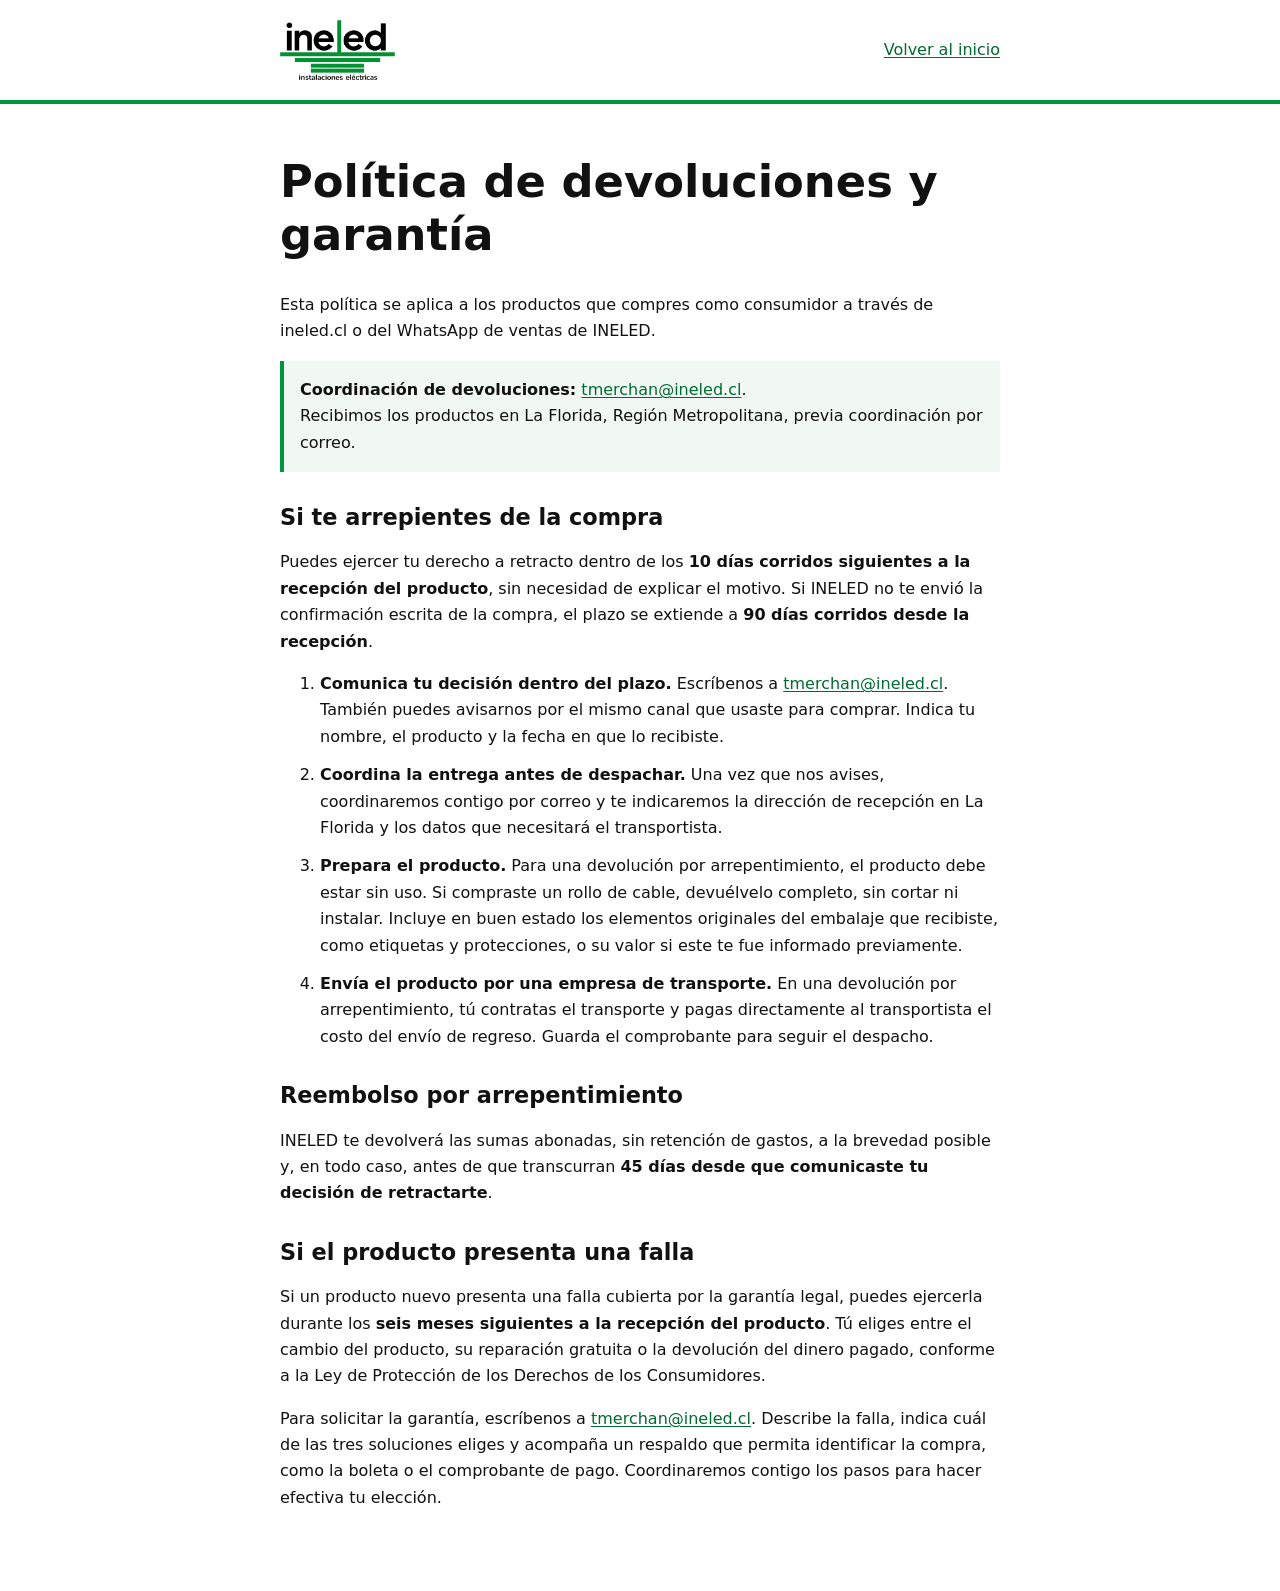
<file: devoluciones.html>
<!doctype html>
<html lang="es-CL">
<head>
  <meta charset="utf-8">
  <meta name="viewport" content="width=device-width, initial-scale=1">
  <title>Política de devoluciones y garantía | INELED</title>
  <style>
    * { box-sizing: border-box; }
    body {
      margin: 0;
      background: #fff;
      color: #111111;
      font: 1rem/1.65 system-ui, sans-serif;
    }
    header { border-bottom: 4px solid #009640; }
    header div, main {
      max-width: 760px;
      margin: 0 auto;
      padding: 1.25rem;
    }
    header div {
      display: flex;
      align-items: center;
      justify-content: space-between;
      gap: 1rem;
    }
    header img { display: block; width: 115px; height: auto; }
    main { padding-bottom: 4rem; }
    h1, h2 { line-height: 1.2; }
    h1 { font-size: clamp(2rem, 5vw, 2.8rem); }
    h2 { margin-top: 2rem; font-size: 1.4rem; }
    a { color: #006b30; text-underline-offset: 0.15em; }
    li + li { margin-top: 0.75rem; }
    .contacto {
      padding: 1rem;
      background: #f1f8f3;
      border-left: 4px solid #009640;
    }
  </style>
</head>
<body>
  <header>
    <div>
      <a href="./" aria-label="Ir al inicio de INELED">
        <img src="imagenes/logo-ineled-transparente.png" alt="INELED">
      </a>
      <a href="./">Volver al inicio</a>
    </div>
  </header>

  <main>
    <h1>Política de devoluciones y garantía</h1>
    <p>Esta política se aplica a los productos que compres como consumidor
      a través de ineled.cl o del WhatsApp de ventas de INELED.</p>

    <p class="contacto">
      <strong>Coordinación de devoluciones:</strong>
      <a href="mailto:tmerchan@ineled.cl">tmerchan@ineled.cl</a>.<br>
      Recibimos los productos en La Florida, Región Metropolitana,
      previa coordinación por correo.
    </p>

    <h2>Si te arrepientes de la compra</h2>
    <p>Puedes ejercer tu derecho a retracto dentro de los
      <strong>10 días corridos siguientes a la recepción del producto</strong>,
      sin necesidad de explicar el motivo. Si INELED no te envió la
      confirmación escrita de la compra, el plazo se extiende a
      <strong>90 días corridos desde la recepción</strong>.</p>

    <ol>
      <li><strong>Comunica tu decisión dentro del plazo.</strong>
        Escríbenos a <a href="mailto:tmerchan@ineled.cl">tmerchan@ineled.cl</a>.
        También puedes avisarnos por el mismo canal que usaste para comprar.
        Indica tu nombre, el producto y la fecha en que lo recibiste.</li>

      <li><strong>Coordina la entrega antes de despachar.</strong>
        Una vez que nos avises, coordinaremos contigo por correo y te
        indicaremos la dirección de recepción en La Florida y los datos
        que necesitará el transportista.</li>

      <li><strong>Prepara el producto.</strong>
        Para una devolución por arrepentimiento, el producto debe estar
        sin uso. Si compraste un rollo de cable, devuélvelo completo,
        sin cortar ni instalar. Incluye en buen estado los elementos
        originales del embalaje que recibiste, como etiquetas y protecciones,
        o su valor si este te fue informado previamente.</li>

      <li><strong>Envía el producto por una empresa de transporte.</strong>
        En una devolución por arrepentimiento, tú contratas el transporte
        y pagas directamente al transportista el costo del envío de regreso.
        Guarda el comprobante para seguir el despacho.</li>
    </ol>

    <h2>Reembolso por arrepentimiento</h2>
    <p>INELED te devolverá las sumas abonadas, sin retención de gastos,
      a la brevedad posible y, en todo caso, antes de que transcurran
      <strong>45 días desde que comunicaste tu decisión de retractarte</strong>.</p>

    <h2>Si el producto presenta una falla</h2>
    <p>Si un producto nuevo presenta una falla cubierta por la garantía
      legal, puedes ejercerla durante los <strong>seis meses siguientes
      a la recepción del producto</strong>. Tú eliges entre el cambio del
      producto, su reparación gratuita o la devolución del dinero pagado,
      conforme a la Ley de Protección de los Derechos de los Consumidores.</p>

    <p>Para solicitar la garantía, escríbenos a
      <a href="mailto:tmerchan@ineled.cl">tmerchan@ineled.cl</a>.
      Describe la falla, indica cuál de las tres soluciones eliges y
      acompaña un respaldo que permita identificar la compra, como la
      boleta o el comprobante de pago. Coordinaremos contigo los pasos
      para hacer efectiva tu elección.</p>
  </main>
</body>
</html>
</file>
<file: style.css>
:root {
    --negro: #111111;
    --verde: #009640;
    --verde-oscuro: #007a34;
    --gris: #f2f2f2;
    --blanco: #ffffff;
}

/* ==============================
   CONFIGURACIÓN GENERAL
   ============================== */

* {
    box-sizing: border-box;
}

html {
    scroll-behavior: smooth;
}

#inicio {
    scroll-margin-top: 90px;
}

#nosotros,
#servicios,
#proyectos,
#contacto {
    scroll-margin-top: 18px;
}

body {
    margin: 0;
    font-family: Arial, sans-serif;
    color: #222;
}


/* ==============================
   HEADER
   ============================== */

header {
    background-color: var(--blanco);
    padding: 8px 35px;
    border-bottom: 2px solid var(--verde);
}

nav {
    width: 100%;
    display: flex;
    align-items: center;
    justify-content: space-between;
}

.logo img {
    width: 130px;
    height: auto;
    display: block;
}

.menu {
    display: flex;
    align-items: center;
    justify-content: flex-end;
    gap: 30px;
    margin-left: auto;
}

.menu a {
    color: var(--negro);
    text-decoration: none;
    font-size: 17px;
    transition: color 0.3s ease;
}

.menu a:hover {
    color: var(--verde);
}


/* ==============================
   SERVICIOS
   ============================== */

.servicios {
    padding: 48px 50px 52px;
    background-color: var(--blanco);
}

.servicios h2 {
    text-align: center;
    color: var(--negro);
    font-size: 42px;
    line-height: 1.15;
    margin: 0 0 18px;
    position: relative;
}

.servicios h2::after {
    content: "";
    display: block;
    width: 60px;
    height: 4px;
    background-color: var(--verde);
    margin: 10px auto 0;
}

.servicios-intro {
    max-width: 750px;
    margin: 14px auto 0;
    text-align: center;
    color: #333;
    font-size: 17px;
    line-height: 1.5;
}


/* ==============================
   TARJETAS DE SERVICIOS
   ============================== */

.tarjetas {
    width: 100%;
    max-width: 1100px;
    margin: 24px auto 4px;

    display: grid;
    grid-template-columns: repeat(3, minmax(0, 1fr));
    gap: 25px;
}

.tarjeta {
    background-color: var(--gris);

    border-top: 3px solid var(--verde);
    border-radius: 6px;

    padding: 26px 22px;

    text-align: center;

    min-height: 200px;

    box-shadow: 0 4px 12px rgba(0, 0, 0, 0.08);

    transition:
        transform 0.3s ease,
        box-shadow 0.3s ease;
}

.tarjeta:hover {
    transform: translateY(-4px);

    box-shadow: 0 7px 18px rgba(0, 0, 0, 0.12);
}

.icono {
    width: 44px;
    height: 44px;
    margin-right: auto;
    margin-bottom: 15px;
    margin-left: auto;
    color: var(--verde);
}

.icono svg {
    display: block;
    width: 100%;
    height: 100%;
}

.tarjeta h3 {
    margin: 0 0 15px;

    color: var(--negro);

    font-size: 19px;
}

.tarjeta p {
    margin: 0;

    color: #333;

    font-size: 15px;
    line-height: 1.5;
}


/* ==============================
   PORTADA / HERO
   ============================== */

.hero {
    background-image:
        linear-gradient(rgba(0, 0, 0, 0.58), rgba(0, 0, 0, 0.58)),
        url("imagenes/Proyectos/Estadio Nacional 15_ok.jpeg");
    background-size: cover;
    background-position: center 48%;
    background-repeat: no-repeat;

    min-height: clamp(500px, calc(100svh - 86px), 680px);

    display: flex;
    flex-direction: column;
    justify-content: center;
    align-items: center;

    padding: 70px 50px;

    text-align: center;
}

.hero h1 {
    color: var(--blanco);

    font-size: 55px;

    max-width: 700px;

    margin: 0 0 15px;
}

.hero p {
    color: var(--blanco);

    font-size: 21px;

    max-width: 650px;

    line-height: 1.5;

    margin: 0 0 20px;
}

.hero-cta {
    display: inline-block;

    background-color: var(--verde);

    color: var(--blanco);

    text-decoration: none;

    border: none;
    border-radius: 5px;

    padding: 15px 30px;

    font-size: 18px;

    cursor: pointer;

    transition: background-color 0.3s ease;
}

.hero-cta:hover {
    background-color: var(--verde-oscuro);
}


/* ==============================
   QUIÉNES SOMOS
   ============================== */

.nosotros {
    padding: 48px 50px 52px;
    background-color: var(--blanco);
}

.nosotros-contenido {
    width: 100%;
    max-width: 1100px;
    margin: 0 auto;
}

.nosotros h2 {
    text-align: center;
    color: var(--negro);
    font-size: 42px;
    line-height: 1.15;
    margin: 0 0 24px;
    position: relative;
}

.nosotros h2::after {
    content: "";
    display: block;
    width: 60px;
    height: 4px;
    background-color: var(--verde);
    margin: 10px auto 0;
}

.nosotros-texto {
    max-width: 800px;
    margin: 0 auto;
    color: #333;
    font-size: 17px;
    line-height: 1.7;
}

.nosotros-texto p {
    margin: 0 0 16px;
}

.nosotros-texto p:last-child {
    margin-bottom: 0;
}


/* ==============================
   PROYECTOS DESTACADOS
   ============================== */

.proyectos {
    padding: 50px 50px 56px;
    background-color: var(--gris);
}

.proyectos-contenido {
    width: 100%;
    max-width: 1100px;
    margin: 0 auto;
}

.proyectos h2,
.contacto h2 {
    text-align: center;
    color: var(--negro);
    font-size: 42px;
    line-height: 1.15;
    margin: 0 0 25px;
    position: relative;
}

.proyectos h2::after,
.contacto h2::after {
    content: "";
    display: block;
    width: 60px;
    height: 4px;
    background-color: var(--verde);
    margin: 10px auto 0;
}

.proyectos-intro {
    max-width: 750px;
    margin: 20px auto 40px;
    text-align: center;
    color: #333;
    font-size: 17px;
    line-height: 1.5;
}

.proyectos-lista {
    display: grid;
    gap: 45px;
}

.proyecto {
    display: grid;
    grid-template-columns: minmax(0, 1.2fr) minmax(0, 0.8fr);
    align-items: center;
    gap: 45px;
    padding: 30px;
    background-color: var(--blanco);
    border-radius: 8px;
    box-shadow: 0 5px 18px rgba(0, 0, 0, 0.09);
}

.proyecto-invertido {
    grid-template-columns: minmax(0, 0.8fr) minmax(0, 1.2fr);
}

.proyecto-invertido .proyecto-galeria {
    order: 2;
}

.proyecto-invertido .proyecto-informacion {
    order: 1;
}

.proyecto-imagen-principal {
    display: block;
    width: 100%;
    aspect-ratio: 16 / 10;
    object-fit: cover;
    border-radius: 6px;
    background-color: #ddd;
}

.proyecto-miniaturas {
    display: grid;
    grid-template-columns: repeat(3, minmax(0, 1fr));
    gap: 10px;
    margin-top: 10px;
}

.proyecto-miniatura {
    padding: 0;
    overflow: hidden;
    border: 3px solid transparent;
    border-radius: 5px;
    background: none;
    cursor: pointer;
    transition: border-color 0.2s ease, opacity 0.2s ease;
}

.proyecto-miniatura:hover {
    opacity: 0.82;
}

.proyecto-miniatura:focus-visible {
    outline: 3px solid rgba(0, 150, 64, 0.35);
    outline-offset: 2px;
}

.proyecto-miniatura.is-active {
    border-color: var(--verde);
}

.proyecto-miniatura img {
    display: block;
    width: 100%;
    aspect-ratio: 16 / 10;
    object-fit: cover;
}

.proyecto-categoria {
    margin: 0 0 10px;
    color: var(--verde-oscuro);
    font-size: 14px;
    font-weight: bold;
    letter-spacing: 0.04em;
    text-transform: uppercase;
}

.proyecto-informacion h3 {
    margin: 0 0 18px;
    color: var(--negro);
    font-size: 31px;
    line-height: 1.15;
}

.proyecto-informacion > p:last-child {
    margin: 0;
    color: #333;
    font-size: 16px;
    line-height: 1.7;
}


/* ==============================
   CONTACTO
   ============================== */

.contacto {
    padding: 40px 50px 48px;
    background-color: var(--blanco);
}

.contacto-contenido {
    width: 100%;
    max-width: 1100px;
    margin: 0 auto;
}

.contacto-intro {
    max-width: 750px;
    margin: 12px auto 26px;
    text-align: center;
}

.contacto-intro h3 {
    margin: 0 0 8px;
    color: var(--negro);
    font-size: 24px;
}

.contacto-intro p {
    margin: 0;
    color: #333;
    font-size: 17px;
    line-height: 1.6;
}

.contacto-columnas {
    display: grid;
    grid-template-columns: minmax(0, 0.85fr) minmax(0, 1.15fr);
    gap: 35px;
    align-items: stretch;
}

.contacto-informacion,
.contacto-formulario {
    padding: 26px;
    border-radius: 8px;
    box-shadow: 0 5px 18px rgba(0, 0, 0, 0.08);
}

.contacto-informacion {
    display: flex;
    flex-direction: column;
    background-color: var(--gris);
}

.contacto-formulario {
    background-color: var(--blanco);
    border: 1px solid #e2e2e2;
}

.contacto-area {
    padding-bottom: 25px;
    margin-bottom: 25px;
    border-bottom: 1px solid #d8d8d8;
}

.contacto-area h3 {
    margin: 0 0 16px;
    color: var(--negro);
    font-size: 21px;
}

.contacto-contactos {
    display: grid;
    grid-template-columns: repeat(2, minmax(0, 1fr));
    gap: 24px;
}

.contacto-dato + .contacto-dato {
    padding-left: 24px;
    border-left: 1px solid #d8d8d8;
}

.contacto-area p {
    margin: 0 0 12px;
    line-height: 1.5;
}

.contacto-area p:last-child {
    margin-bottom: 0;
}

.contacto-area span {
    display: block;
    margin-bottom: 2px;
    color: #555;
    font-size: 14px;
    font-weight: bold;
}

.contacto-area a {
    color: var(--negro);
    text-decoration: none;
}

.contacto-area a:hover {
    color: var(--verde);
}

.contacto-ubicacion {
    margin-bottom: 25px;
    color: #333;
    line-height: 1.5;
}

.boton-whatsapp {
    display: inline-block;
    align-self: flex-start;
    margin-top: auto;
    margin-bottom: 40px;
    padding: 13px 25px;
    border-radius: 5px;
    background-color: var(--verde);
    color: var(--blanco);
    text-decoration: none;
    font-size: 16px;
    font-weight: bold;
    transition: background-color 0.3s ease;
}

.boton-whatsapp:hover {
    background-color: var(--verde-oscuro);
}

.campo-formulario {
    margin-bottom: 13px;
}

.campo-formulario label {
    display: block;
    margin-bottom: 7px;
    color: var(--negro);
    font-size: 15px;
    font-weight: bold;
}

.campo-formulario input,
.campo-formulario select,
.campo-formulario textarea {
    width: 100%;
    padding: 10px 12px;
    border: 1px solid #cfcfcf;
    border-radius: 5px;
    background-color: var(--blanco);
    color: #222;
    font: inherit;
    transition: border-color 0.2s ease, box-shadow 0.2s ease;
}

.campo-formulario textarea {
    resize: vertical;
    min-height: 96px;
}

.campo-formulario input:focus,
.campo-formulario select:focus,
.campo-formulario textarea:focus {
    outline: none;
    border-color: var(--verde);
    box-shadow: 0 0 0 3px rgba(0, 150, 64, 0.14);
}

.contacto-formulario button {
    padding: 14px 28px;
    border: none;
    border-radius: 5px;
    background-color: var(--verde);
    color: var(--blanco);
    font-size: 17px;
    cursor: pointer;
    transition: background-color 0.3s ease;
}

.contacto-formulario button:hover {
    background-color: var(--verde-oscuro);
}

.contacto-formulario button:disabled {
    cursor: wait;
    opacity: 0.7;
}

.formulario-estado {
    min-height: 24px;
    margin: 16px 0 0;
    color: #555;
    font-size: 14px;
    line-height: 1.5;
}

.formulario-estado.es-exito {
    color: var(--verde-oscuro);
    font-weight: bold;
}

.formulario-estado.es-error {
    color: #a12622;
    font-weight: bold;
}


/* ==============================
   PIE DE PÁGINA
   ============================== */

footer {
    padding: 35px 25px;
    background-color: var(--negro);
    color: var(--blanco);
    text-align: center;
}

footer img {
    width: 130px;
    height: auto;
    margin: 0 auto 18px;
    display: block;
    padding: 6px;
    border-radius: 4px;
    background-color: var(--blanco);
}

footer p {
    margin: 6px 0;
    font-size: 14px;
    line-height: 1.5;
}


/* ==============================
   TABLET
   ============================== */

@media (max-width: 900px) {

    .tarjetas {
        grid-template-columns: repeat(2, 1fr);
    }

    .hero {
        min-height: clamp(460px, calc(100svh - 86px), 620px);
        background-position: center center;
    }

    .proyecto,
    .proyecto-invertido {
        grid-template-columns: 1fr;
        gap: 28px;
    }

    .proyecto-invertido .proyecto-galeria,
    .proyecto-invertido .proyecto-informacion {
        order: initial;
    }

    .contacto-columnas {
        grid-template-columns: 1fr;
    }

    .boton-whatsapp {
        margin-bottom: 0;
    }

}


/* ==============================
   CELULARES
   ============================== */

@media (max-width: 600px) {

    #inicio {
        scroll-margin-top: 120px;
    }

    #nosotros,
    #servicios,
    #proyectos,
    #contacto {
        scroll-margin-top: 12px;
    }

    header {
        padding: 10px 20px;
    }

    nav {
        flex-direction: column;
        gap: 14px;
    }

    .menu {
        width: 100%;
        justify-content: center;
        gap: 15px;
        flex-wrap: wrap;
        margin-left: 0;
    }

    .menu a {
        font-size: 15px;
    }

    .logo img {
        width: 110px;
    }

    .servicios {
        padding: 40px 20px 44px;
    }

    .proyectos {
        padding: 42px 20px 46px;
    }

    .contacto {
        padding: 38px 20px 44px;
    }

    .nosotros {
        padding: 40px 20px 44px;
    }

    .nosotros h2 {
        font-size: 32px;
    }

    .nosotros-texto {
        font-size: 16px;
        line-height: 1.65;
    }

    .servicios h2 {
        font-size: 32px;
    }

    .proyectos h2,
    .contacto h2 {
        font-size: 32px;
    }

    .proyectos-intro {
        font-size: 16px;
        margin-bottom: 30px;
    }

    .proyectos-lista {
        gap: 30px;
    }

    .proyecto {
        padding: 18px;
        gap: 24px;
    }

    .proyecto-informacion h3 {
        font-size: 26px;
    }

    .proyecto-informacion > p:last-child {
        font-size: 15px;
    }

    .contacto-intro {
        margin-bottom: 24px;
    }

    .contacto-intro h3 {
        font-size: 21px;
    }

    .contacto-intro p {
        font-size: 16px;
    }

    .contacto-informacion,
    .contacto-formulario {
        padding: 21px;
    }

    .contacto-contactos {
        grid-template-columns: 1fr;
        gap: 18px;
    }

    .contacto-dato + .contacto-dato {
        padding-top: 18px;
        padding-left: 0;
        border-top: 1px solid #d8d8d8;
        border-left: none;
    }

    .tarjetas {
        grid-template-columns: 1fr;
        max-width: 500px;
        gap: 20px;
    }

    .tarjeta {
        min-height: auto;
    }

    .hero {
        padding: 40px 25px;
        min-height: 430px;
        background-position: 44% center;
    }

    .hero h1 {
        font-size: 38px;
    }

    .hero p {
        font-size: 18px;
    }
}

/* Productos: catálogo y cotización directa por WhatsApp */
#productos { scroll-margin-top: 18px; }
.productos { padding: 50px; background: var(--gris); }
.productos-contenido { max-width: 1100px; margin: 0 auto; }
.productos h2 { margin: 0 0 18px; text-align: center; font-size: 42px; color: var(--negro); }
.productos h2::after { content: ""; display: block; width: 60px; height: 4px; background: var(--verde); margin: 10px auto 0; }
.productos-intro { max-width: 750px; margin: 0 auto 30px; text-align: center; font-size: 17px; line-height: 1.6; }
.productos-grid { display: grid; grid-template-columns: repeat(4,minmax(0,1fr)); gap: 20px; }
.producto-card { overflow: hidden; display: flex; flex-direction: column; border-radius: 8px; background: white; border-top: 3px solid var(--verde); box-shadow: 0 4px 12px #00000014; }
.producto-foto { position: relative; overflow: hidden; background: #f2f2f2; }
.producto-foto img { position: absolute; display: block; max-width: none; height: auto; }
.producto-foto-reflector { aspect-ratio: 390 / 370; }
.producto-foto-reflector img { width: 262.564%; left: -12.821%; top: -83.784%; }
.producto-foto-cable { aspect-ratio: 435 / 240; }
.producto-foto-cable img { width: 235.402%; left: -9.195%; top: -360.417%; }
.producto-foto-cordon { aspect-ratio: 310 / 235; }
.producto-foto-cordon img { width: 330.323%; left: -164.516%; top: -404.255%; }
.producto-info { display: flex; flex-direction: column; flex: 1; padding: 20px; }
.producto-info h3 { color: var(--negro); font-size: 21px; line-height: 1.25; margin: 0 0 12px; }
.producto-descripcion { font-size: 15px; line-height: 1.6; margin: 0 0 18px; }
.producto-precio { color: var(--verde-oscuro); font-size: 29px; font-weight: bold; margin: auto 0 20px; }
.producto-precio span { display: block; color: #555; font-size: 14px; font-weight: normal; margin-top: 5px; }
.producto-whatsapp { display: flex; justify-content: space-between; gap: 8px; padding: 13px 14px; border-radius: 5px; background: var(--verde-oscuro); color: white; font-weight: bold; font-size: 14px; text-decoration: none; line-height: 1.4; }
.producto-whatsapp:hover { background: var(--negro); }
.producto-whatsapp:focus-visible { outline: 3px solid var(--negro); outline-offset: 3px; }
.productos-nota { text-align: center; color: #555; font-size: 14px; line-height: 1.6; margin: 24px 0 0; }
@media (max-width: 1000px) { .productos-grid { grid-template-columns: repeat(2,minmax(0,1fr)); } .menu { gap: 18px; flex-wrap: wrap; } }
@media (max-width: 600px) { .productos { padding: 40px 20px; } .productos h2 { font-size: 32px; } .productos-grid { grid-template-columns: 1fr; max-width: 420px; margin: auto; } .producto-foto { max-height: 280px; } .productos-intro { font-size: 16px; } #productos { scroll-margin-top: 12px; } }
</file>
